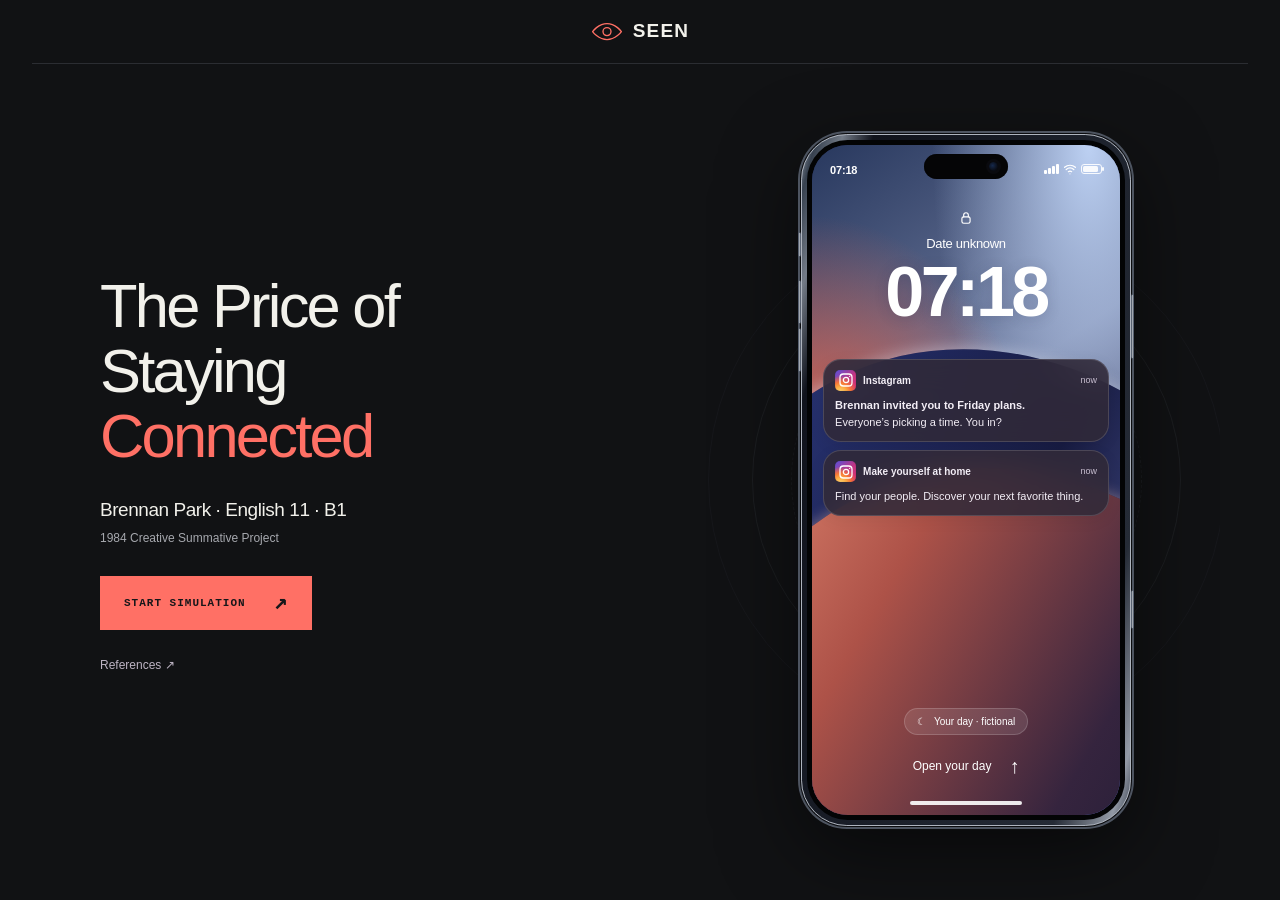
<file: docs/index.html>
<!doctype html>
<html lang="en">
<head>
<meta charset="utf-8">
<meta name="viewport" content="width=device-width, initial-scale=1">
<meta name="theme-color" content="#111214">
<meta name="description" content="A student’s day in an educational Instagram simulation. Explore how convenience, personalization, and social connection shape the data we share, with researched comparisons to Instagram, Facebook, and 1984.">
<title>The Price of Staying Connected</title>
<link rel="icon" href="icon.svg" type="image/svg+xml">
<link rel="stylesheet" href="style.css?v=720aa1b64d">
<link rel="stylesheet" href="social.css?v=7da8e2bf01">
<script src="social-story.js?v=ed3032b26a" defer></script>
<script src="research.js?v=0efdbb0681" defer></script>
<script src="social-app.js?v=d2a9ae5c68" defer></script>
</head>
<body class="contemporary-site">
<a class="skip-link" href="#main">Skip to experience</a>
<header class="site-header">
<a class="wordmark" href="" aria-label="Seen home"><svg viewBox="0 0 40 24" aria-hidden="true"><path d="M2 12S9 2 20 2s18 10 18 10-7 10-18 10S2 12 2 12Z"/><circle cx="20" cy="12" r="5"/></svg>SEEN</a>
</header>
<main id="main" tabindex="-1"></main>
<div id="announcer" class="sr-only" role="status" aria-live="polite" aria-atomic="true"></div>
<dialog id="info-dialog" aria-labelledby="dialog-title"></dialog>
<noscript><p>This interactive story needs JavaScript. The game does not request real device permissions or require an account.</p></noscript>
</body>
</html>
</file>
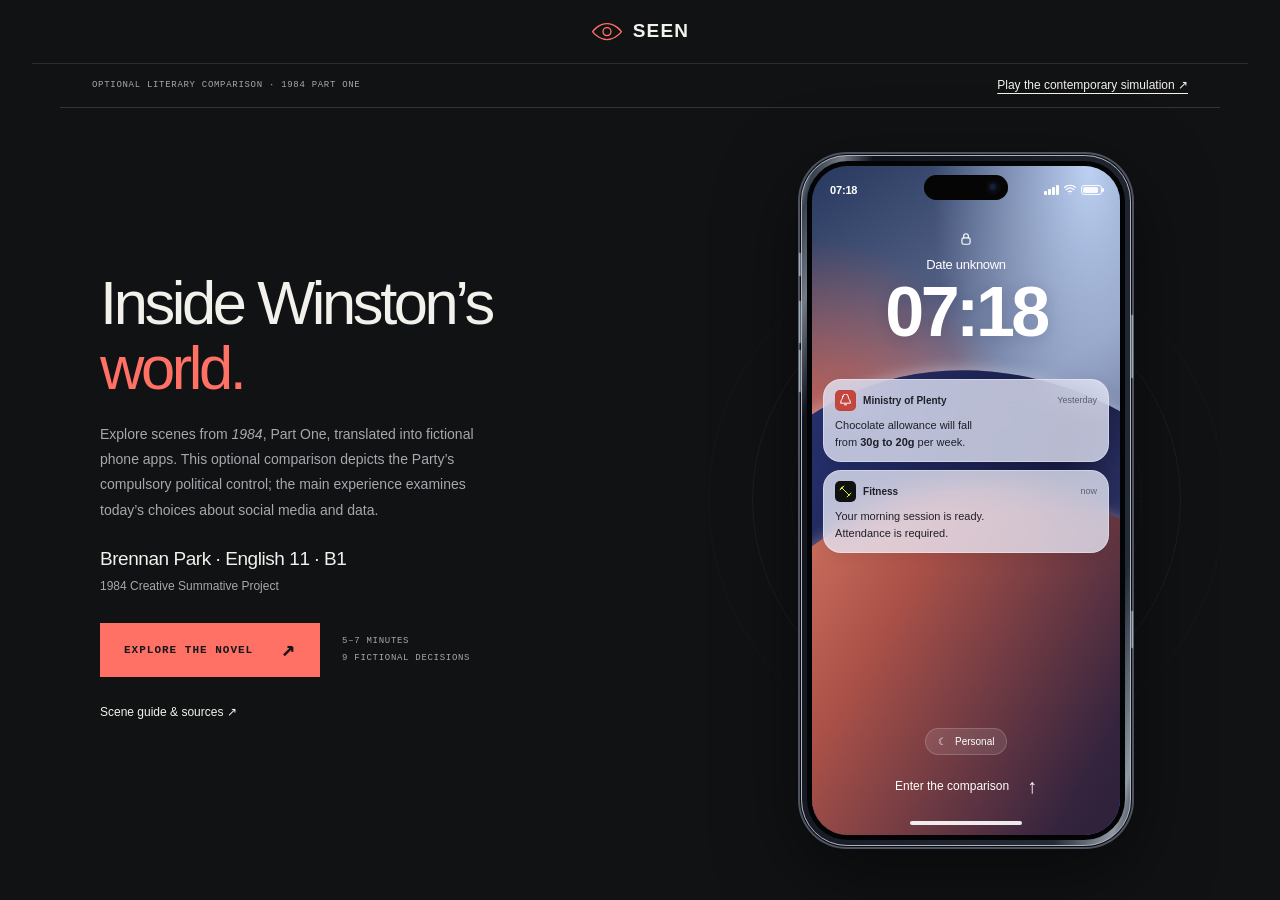
<file: docs/comparison.html>
<!doctype html>
<html lang="en">
<head>
<meta charset="utf-8">
<meta name="viewport" content="width=device-width, initial-scale=1">
<meta name="theme-color" content="#111214">
<meta name="description" content="An optional comparison with scenes from 1984, Part One. Explore the original fictional Party simulation alongside the contemporary Price of Staying Connected experience.">
<title>1984: Literary Comparison · The Price of Staying Connected</title>
<link rel="icon" href="icon.svg" type="image/svg+xml">
<link rel="stylesheet" href="style.css?v=720aa1b64d">
<script src="story.js?v=8c43f307c7" defer></script>
<script src="app.js?v=ed41729cab" defer></script>
<style>
.comparison-banner{max-width:1160px;margin:auto;padding:12px 32px;display:flex;align-items:center;justify-content:space-between;gap:12px;border-bottom:1px solid var(--line);color:var(--muted);font:9px/1.6 var(--mono);letter-spacing:.7px}
.comparison-banner a{color:var(--ink);font:12px/1.6 var(--sans);letter-spacing:0;text-underline-offset:4px}
.comparison-intro{max-width:400px;font-size:14px;line-height:1.8;color:var(--muted);margin:0 0 22px}
.comparison-guide{margin-top:16px}
@media(min-width:681px){.comparison-page{--desktop-phone-width:clamp(250px,calc((100svh - 164px)/2.094871795),330px)}.comparison-page .hero{min-height:calc(100svh - 112px)}.comparison-page .story-sidebar,.comparison-page .record-sidebar{max-height:calc(100svh - 164px)}}
@media(max-width:680px){.comparison-banner{padding:12px 18px;align-items:flex-start;flex-direction:column;gap:5px}.comparison-intro{font-size:13px}}
</style>
</head>
<body class="comparison-page">
<a class="skip-link" href="#main">Skip to experience</a>
<header class="site-header">
<a class="wordmark" href="index.html" aria-label="Seen home"><svg viewBox="0 0 40 24" aria-hidden="true"><path d="M2 12S9 2 20 2s18 10 18 10-7 10-18 10S2 12 2 12Z"/><circle cx="20" cy="12" r="5"/></svg>SEEN</a>
</header>
<nav class="comparison-banner" aria-label="Experience navigation"><span>OPTIONAL LITERARY COMPARISON · 1984 PART ONE</span><a href="index.html">Play the contemporary simulation ↗</a></nav>
<main id="main" tabindex="-1"></main>
<div id="announcer" class="sr-only" role="status" aria-live="polite" aria-atomic="true"></div>
<dialog id="info-dialog" aria-labelledby="dialog-title"></dialog>
<noscript><p>This interactive story needs JavaScript. The game does not request real device permissions or require an account.</p></noscript>
</body>
</html>
</file>
<file: docs/style.css>
:root{color-scheme:dark;--bg:#111214;--ink:#f2f1eb;--muted:#a6a8ae;--line:#32343a;--red:#ff7065;--mono:'SFMono-Regular',Consolas,'Liberation Mono',monospace;--sans:-apple-system,BlinkMacSystemFont,'Segoe UI',Arial,sans-serif}
*{box-sizing:border-box}html{scroll-behavior:auto}body{margin:0;background:var(--bg);color:var(--ink);font:16px/1.5 var(--sans)}button,textarea{font:inherit}button{cursor:pointer;color:inherit;-webkit-tap-highlight-color:transparent}button:disabled{cursor:not-allowed}a{color:inherit}svg{fill:none;stroke:currentColor;stroke-width:1.7;stroke-linecap:round;stroke-linejoin:round;display:block}button:focus-visible,a:focus-visible,summary:focus-visible,textarea:focus-visible,[tabindex="0"]:focus-visible{outline:3px solid #ff7065;outline-offset:3px}.sr-only{position:absolute;width:1px;height:1px;padding:0;margin:-1px;overflow:hidden;clip:rect(0,0,0,0);white-space:nowrap;border:0}.skip-link{position:fixed;left:20px;top:-60px;padding:12px 18px;background:var(--red);color:#101114;z-index:999}.skip-link:focus{top:10px}#main:focus,[data-focus]:focus{outline:none}.site-header{justify-content:center;max-width:1440px;margin:auto;height:88px;padding:0 56px;border-bottom:1px solid #2b2d32;display:flex;align-items:center;gap:30px}.wordmark{display:flex;align-items:center;gap:10px;font-size:19px;font-weight:800;letter-spacing:1.2px}.wordmark svg{width:32px;color:var(--red)}.wordmark>span{color:var(--red);margin-left:-9px}.header-caption{font:10px var(--mono);color:#999da8;letter-spacing:1.5px;margin:auto}.text-button{background:none;border:0;font-size:12px;padding:10px 0}.text-button:hover{color:var(--red)}.text-button>span{margin-left:12px;color:var(--red)}.eyebrow{font:10px/1.65 var(--mono);letter-spacing:1.6px;color:var(--muted)}.red{color:var(--red)}.eyebrow-line{width:30px;height:1px;background:currentColor;display:inline-block;vertical-align:middle;margin-right:12px}.hero{max-width:1280px;padding:56px 30px 44px;margin:auto;display:grid;grid-template-columns:1.2fr .85fr;align-items:center;gap:55px}.hero-copy{padding-bottom:15px}.hero h1{font-size:clamp(50px,5.4vw,78px);letter-spacing:-4.5px;line-height:1.06;font-weight:500;margin:27px 0 26px}.hero h1 em{font-style:normal;color:var(--red)}.tagline{font-size:20px;line-height:1.55;margin:0 0 18px;letter-spacing:-.25px}.hero-intro{font-size:14px;line-height:1.8;color:var(--muted);max-width:370px;margin:0 0 29px}.hero-actions{display:flex;align-items:center;gap:22px}.primary-button{display:inline-flex;align-items:center;justify-content:space-between;gap:28px;min-height:54px;background:var(--red);border:1px solid var(--red);padding:16px 23px;font:700 11px var(--mono);letter-spacing:1px;color:#161619;transition:background .18s,transform .18s}.primary-button:hover{background:#ff9389;transform:translateY(-2px)}.primary-button span{font-size:23px;line-height:18px}.duration{font:9px/1.8 var(--mono);letter-spacing:.7px;color:var(--muted)}.safety-line{display:flex;align-items:center;gap:8px;color:var(--muted);font-size:11px;margin:21px 0 0}.safety-line svg{width:14px;height:14px}.hero-footnote{font-size:11px;line-height:1.7;color:#8f929d;margin:22px 0 0}.hero-device{position:relative;display:flex;align-items:center;flex-direction:column;gap:18px}.device-caption{font-size:8px;letter-spacing:1.5px;text-align:center}.device-model{font:9px var(--mono);color:#a0a4b0;text-align:center;letter-spacing:.5px}.device-orbit{position:absolute;width:520px;height:520px;border:1px solid #65677422;border-radius:50%;top:130px;pointer-events:none}.device-orbit:before{content:'';position:absolute;inset:38px;border:1px dashed #62657520;border-radius:50%}.device-orbit:after{content:'';position:absolute;inset:-45px;border:1px solid #62657513;border-radius:50%}.iphone{--device-width:370px;--phone-bg:#f2f2f7;--phone-ink:#17171b;--phone-muted:#63636c;--card:#fff;--phone-line:#dcdce2;position:relative;width:var(--device-width);aspect-ratio:78/163.4;height:calc(var(--device-width)*2.094871795);min-height:0;padding:calc(var(--device-width)*.0305);border-radius:calc(var(--device-width)*.139);background:linear-gradient(105deg,#9ba3af 0%,#37414f 3%,#737b87 8%,#10131c 14%,#252b36 85%,#9299a5 96%,#323a47 100%);border:1px solid #aeb4be;box-shadow:0 0 0 1px #0b0c0f,0 0 0 3px #4d5460,0 25px 80px #0008;flex-shrink:0;z-index:1;color:var(--phone-ink);color-scheme:light}.iphone-display{width:100%;height:100%;border-radius:calc(var(--device-width)*.108);position:relative;background:var(--phone-bg);overflow:hidden;display:flex;flex-direction:column;box-shadow:0 0 0 5px #030405}.hardware-key{position:absolute;background:linear-gradient(90deg,#202631,#a1a7af,#343a46);width:3px;left:-4px;border:1px solid #596272;border-radius:2px}.action-key{top:14%;height:25px}.volume-up{top:21%;height:44px}.volume-down{top:28%;height:44px}.side-key{left:auto;right:-4px;top:23%;height:65px}.camera-control{left:auto;right:-4px;top:66%;height:39px}.ios-statusbar{height:54px;flex-shrink:0;position:relative;display:flex;align-items:center;justify-content:space-between;padding:0 23px 0 24px;z-index:4;color:var(--phone-ink);font-size:12px;font-weight:650;letter-spacing:-.2px}.ios-statusbar time{padding-top:1px}.dynamic-island{position:absolute;top:10px;left:50%;transform:translateX(-50%);width:100px;height:29px;background:#050506;border-radius:22px;display:flex;align-items:center;justify-content:flex-end;padding-right:10px;box-shadow:inset 0 0 1px #000}.island-lens{display:block;width:9px;height:9px;border-radius:50%;background:radial-gradient(circle at 40% 40%,#16294c,#0a0d16 65%);box-shadow:0 0 0 3px #0a0a0e}.privacy-light{position:absolute;right:30px;width:4px;height:4px;background:#f39934;border-radius:50%}.ios-signals{display:flex;align-items:center;gap:4px}.ios-signals>svg{width:14px;height:13px;stroke-width:2.4}.cellular{display:flex;gap:1.5px;height:10px;align-items:flex-end}.cellular i{display:block;width:2.5px;border-radius:1px;background:currentColor}.cellular i:nth-child(1){height:4px}.cellular i:nth-child(2){height:6px}.cellular i:nth-child(3){height:8px}.cellular i:nth-child(4){height:10px}.battery{width:21px;height:10px;border:1px solid currentColor;border-radius:3px;position:relative;opacity:.9}.battery:after{content:'';position:absolute;width:1.5px;height:4px;background:currentColor;right:-3px;top:2px;border-radius:1px}.battery i{position:absolute;inset:1px 3px 1px 1px;background:currentColor;border-radius:1.5px}.home-area{height:24px;flex-shrink:0;display:flex;align-items:center;justify-content:center;background:var(--phone-bg);z-index:5}.home-indicator{height:4px;width:112px;border-radius:4px;background:var(--phone-ink);opacity:.9}.locked .iphone-display{background:#232c5a}.locked .ios-statusbar{color:white;position:absolute;width:100%;top:0}.locked .home-area{background:transparent;position:absolute;bottom:0;width:100%}.locked .home-indicator{background:white}.lock-screen{height:100%;position:relative;color:white;overflow:hidden}.wallpaper{position:absolute;inset:0;background:radial-gradient(ellipse at 90% 0,#bdd1f3 0%,transparent 40%),radial-gradient(ellipse at 0 70%,#ff9d67 0%,#e15e46 24%,transparent 60%),linear-gradient(145deg,#28385e,#717da0 42%,#28284b 78%)}.wallpaper:before{content:'';position:absolute;inset:29% -65% -38% -40%;border-radius:48%;background:linear-gradient(148deg,#2e3c85 3%,#181c43 45%,#5560a2 69%,#b8c4ed);transform:rotate(-35deg);box-shadow:0 -2px 15px #dadff077}.wallpaper:after{content:'';position:absolute;inset:47% -70% -54% -35%;border-radius:48%;background:linear-gradient(155deg,#e88e76,#ad5248 25%,#35243e 53%,#12162e 80%);transform:rotate(-35deg);box-shadow:0 -2px 13px #ffcfba55}.lock-content{position:relative;z-index:1;height:100%;display:flex;align-items:center;flex-direction:column;padding:67px 13px 27px}.lock-icon svg{width:14px;height:14px;margin:4px 0 12px;stroke-width:2}.lock-date{font-size:15px;font-weight:500;letter-spacing:-.3px}.lock-time{font-size:76px;line-height:1.1;font-weight:600;letter-spacing:-4px;text-shadow:0 2px 14px #25284930}.lock-notifications{width:100%;margin-top:37px;display:flex;flex-direction:column;gap:8px}.lock-notification{background:#eef1ffbf;border:1px solid #ffffff55;border-radius:21px;padding:13px 14px;box-shadow:0 4px 16px #0001;color:#20202b;backdrop-filter:blur(16px)}.notification-top{display:flex;align-items:center;gap:7px;font-size:10px;line-height:1.3}.notification-top time{margin-left:auto;color:#60606d;font-size:9px}.notification-top strong{font-weight:650}.notification-top .app-icon{width:21px;height:21px;border-radius:5px}.notification-top .app-icon svg{width:13px;height:13px}.lock-notification p{font-size:12px;line-height:1.55;margin:6px 0 0}.app-icon{width:29px;height:29px;border-radius:7px;display:grid;place-items:center;color:white;flex-shrink:0;background:#898995;box-shadow:inset 0 0 0 1px #0000000a}.app-icon svg{width:19px;height:19px;stroke-width:1.8}.icon-diary,.icon-diary-return{background:linear-gradient(#ffcd40 0 30%,#fff 30%);color:#b08308}.icon-fitness{background:#111;color:#d6ff44}.icon-hate{background:linear-gradient(#fc6359,#dd272c)}.icon-records{background:linear-gradient(#5d91ff,#2b65e8)}.icon-ration{background:#c3473e}.icon-keyboard{background:linear-gradient(#a0a2ad,#6d6f7c)}.icon-chat{background:linear-gradient(#6be175,#28bf48)}.icon-settings{background:linear-gradient(#a9a9b0,#7e7f87)}.lock-bottom{margin-top:auto;width:100%;display:flex;flex-direction:column;align-items:center;gap:13px}.focus-badge{background:#ffffff1a;border:1px solid #ffffff2a;border-radius:20px;padding:5px 12px;font-size:10px}.unlock-button{border:0;background:none;color:white;padding:9px 16px;font-size:12px;display:flex;gap:18px;align-items:center}.unlock-button span{font-size:20px}.unlock-button:hover{color:#ffdacb}.experience-strip{max-width:1220px;margin:10px auto 38px;border-top:1px solid var(--line);display:grid;grid-template-columns:repeat(3,1fr);gap:36px;padding-top:26px}.experience-strip article{display:flex;gap:17px}.experience-strip article>span{font:10px var(--mono);color:var(--red);padding-top:3px}.experience-strip h2{font-size:14px;font-weight:550;margin:0 0 6px}.experience-strip p{font-size:12px;color:var(--muted);margin:0}.site-footer{max-width:1220px;margin:auto;display:flex;justify-content:space-between;align-items:center;gap:15px;border-top:1px solid #2b2d32;padding:21px 0;font:10px var(--mono);color:#9699a2}.site-footer .text-button{font:10px var(--mono)}.safe-label{display:flex;align-items:center;gap:8px}.safe-label i{width:5px;height:5px;background:#b7cbaa;border-radius:50%}.game-layout{max-width:1250px;margin:auto;padding:36px 25px 45px;display:grid;grid-template-columns:minmax(200px,1fr) 370px minmax(190px,.8fr);gap:48px;align-items:start}.story-sidebar{padding-top:36px}.story-sidebar h1{font-size:42px;line-height:1.13;letter-spacing:-1.9px;font-weight:500;margin:21px 0 18px}.story-sidebar>p{font-size:14px;line-height:1.85;color:var(--muted);max-width:280px}.connection-button{border:1px solid #464851;background:#1d1e22;border-radius:6px;display:flex;align-items:center;gap:6px;padding:13px 12px;font-size:11px;margin-top:25px;min-height:44px;white-space:nowrap}.connection-button svg{width:17px;height:17px;color:var(--red);margin-right:3px}.connection-button span{margin-left:9px;color:var(--red)}.connection-button:hover{background:#292a30}.story-sidebar .scene-chapter{font:9px var(--mono);letter-spacing:.5px;margin:10px 0 0;color:#9095a1}.scene-progress{display:flex;gap:5px;margin-top:32px}.scene-progress i{height:3px;background:#363940;flex:1}.scene-progress i.done{background:var(--red)}.scene-progress i.current{background:#e2aa9e}.character-note{margin-top:35px;padding-top:22px;border-top:1px solid var(--line)}.character-note p{font-size:12px;line-height:1.8;color:var(--muted);max-width:260px}.restart-button{font-size:11px;color:#aaadb6;margin-top:15px}.playable-device{display:flex;flex-direction:column;align-items:center;gap:16px}.record-sidebar{padding-top:39px}.status-card h2{font-size:20px;line-height:1.3;letter-spacing:-.6px;font-weight:500;margin:10px 0 15px}.loyalty-meter{height:3px;background:#363940}.loyalty-meter span{height:100%;display:block;background:var(--red);transition:width .2s}.status-card p{font-size:12px;color:var(--muted);line-height:1.8;margin:16px 0 0}.score-note{display:flex;gap:10px;border-top:1px solid var(--line);padding-top:21px;margin-top:25px}.score-note svg{width:17px;height:17px;color:#a1b29b;flex-shrink:0;margin-top:4px}.score-note p{font-size:11px;line-height:1.85;color:var(--muted);margin:0}.score-note strong{font-weight:500;color:var(--ink)}.decision-log{margin-top:28px;border-top:1px solid var(--line);padding-top:18px}.decision-log summary{cursor:pointer;font:11px var(--mono);color:#c5c8cf;padding:5px 0;min-height:32px}.decision-log summary span{float:right;color:#9297a1;font-size:10px}.log-row{display:flex;gap:11px;padding:13px 0;border-bottom:1px solid #2b2d33;align-items:flex-start}.log-row>span{font:10px var(--mono);color:#9a9da7;padding-top:3px}.log-row p{font-size:11px;line-height:1.6;margin:0;flex:1}.log-row em{font:10px var(--mono);color:var(--red);padding-top:3px}.no-record{font-size:11px;color:var(--muted);line-height:1.7}.phone-app{min-height:0;flex:1;display:flex;flex-direction:column;background:var(--phone-bg);color:var(--phone-ink)}.party-scorebar{margin:0 12px 6px;background:#e7e8ed;border:1px solid #d7d8df;border-radius:9px;padding:6px 10px;display:flex;align-items:center;justify-content:space-between;gap:10px;min-height:30px}.party-scorebar>span{font:7px var(--mono);letter-spacing:1.15px;display:flex;align-items:center;gap:5px;color:#4b4e59}.party-scorebar svg{width:13px;height:13px}.party-scorebar>strong{font-size:14px;font-weight:650;line-height:1}.party-scorebar small{font:8px var(--mono);color:#676976;margin-left:2px}.party-scorebar em{font:9px var(--mono);margin-left:8px;color:#a52c2c}.app-navbar{height:45px;display:flex;align-items:center;gap:8px;padding:0 14px 7px;flex-shrink:0;border-bottom:1px solid var(--phone-line)}.app-navbar>strong{font-size:14px;font-weight:650;flex:1}.app-info{border:0;border-radius:50%;height:31px;width:31px;display:grid;place-items:center;background:#e3e4e9;color:#515462}.app-info svg{width:16px;height:16px}.app-info:hover{background:#d0d2db}.app-scroll{flex:1;min-height:0;overflow-y:auto;overflow-x:hidden;padding:16px 14px 12px;scrollbar-width:thin;scrollbar-color:#c1c3cb transparent;overscroll-behavior:contain}.screen-simulation{text-align:center;font:7px/1.5 var(--mono);letter-spacing:1px;color:var(--phone-muted);margin:20px 0 2px}.notes-location{font-size:10px;color:#8e6b00;display:flex;align-items:center;gap:5px;padding-bottom:14px;border-bottom:1px solid #e5dfce;margin-bottom:13px}.notes-location svg{width:12px;height:12px}.notes-location span{margin-left:auto;color:#7c776a}.note-date{display:block;text-align:center;color:#8b8473;font-size:9px;letter-spacing:.2px;margin-bottom:10px}.notes-app{background:#fffcf1;border-radius:12px;padding:13px 13px 15px;border:1px solid #e9e2d1}.notes-app textarea{resize:vertical;width:100%;min-height:128px;border:0;background:transparent;color:#242019;font:18px/1.5 var(--sans);padding:3px 0;outline-offset:5px;border-radius:3px}.microcopy{font-size:9px;line-height:1.65;color:var(--phone-muted);margin:11px 0}.sync-banner{display:flex;gap:9px;border:1px solid #decdaa;background:#f0e4c8;border-radius:12px;padding:11px 10px;margin-top:17px;animation:notify-in .45s .75s both}.sync-banner>svg{width:19px;height:19px;color:#81641f;flex-shrink:0;margin-top:3px}.sync-banner strong{font-size:10px;font-weight:650;color:#604716}.sync-banner p{font-size:10px;line-height:1.6;color:#6d5730;margin:4px 0 0}.decision-prompt{margin:21px 0 11px}.decision-prompt>span{font:7px var(--mono);letter-spacing:1.1px;color:var(--phone-muted)}.decision-prompt p{font-size:12px;line-height:1.6;font-weight:600;margin:5px 0}.choice-list{display:flex;flex-direction:column;gap:8px}.choice-button{border:1px solid var(--phone-line);background:var(--card);color:var(--phone-ink);border-radius:13px;padding:12px 12px;display:flex;gap:10px;text-align:left;width:100%;min-height:56px;box-shadow:0 1px 3px #00000004;transition:background .15s,border-color .15s}.choice-button:hover{background:#e8eefb;border-color:#91a7d4}.choice-content{flex:1;display:block}.choice-content strong{display:block;font-size:11px;line-height:1.5;font-weight:650}.choice-content small{display:block;font-size:9px;line-height:1.55;color:var(--phone-muted);margin-top:3px}.choice-chevron{font-size:23px;line-height:1.1;color:#9699a4;align-self:center}.choice-button:disabled{background:#e9e9ee;color:#777984;border-color:#d9d9e0;box-shadow:none}.choice-button:disabled .choice-content small{color:#767981}.prerequisite{font-size:10px;color:#866117;background:#f2e7d0;border-radius:7px;padding:8px 10px}.app-primary{display:flex;justify-content:space-between;align-items:center;gap:12px;width:100%;border:0;border-radius:13px;background:#2474ea;color:white;min-height:43px;padding:12px 14px;font-size:12px;font-weight:600}.app-primary:hover{background:#145dcb}.app-secondary{display:flex;justify-content:space-between;align-items:center;width:100%;min-height:40px;border:1px solid #b9c8e4;background:#e9effb;color:#265eaf;border-radius:10px;padding:11px 12px;font-size:10px;font-weight:550;margin-top:10px}.app-secondary:hover{background:#dce6fb}.app-secondary span{font-size:15px}.fitness-video{position:relative;height:236px;border-radius:16px;overflow:hidden;background:radial-gradient(ellipse at 70% 20%,#43857c,#204747 45%,#162a30);color:white}.video-top{display:flex;align-items:center;justify-content:space-between;padding:11px;font:8px var(--mono);letter-spacing:.3px;position:relative;z-index:1}.video-badge{background:#ffffff18;padding:4px 5px;border-radius:4px}.instructor{width:100%;height:166px;position:absolute;top:30px;left:0;stroke:#c3dfbb;stroke-width:11;filter:drop-shadow(0 5px 10px #0003)}.instructor circle{fill:#c3dfbb;stroke:none}.fitness-caption{position:absolute;bottom:0;left:0;right:0;padding:25px 12px 13px;background:linear-gradient(transparent,#0c2025e8);font-size:15px;font-weight:600;line-height:1.4}.fitness-caption small{font-size:9px;color:#c2d2d4;font-weight:400}.fitness-start{background:#c9ef58;color:#17280b;margin-top:10px}.fitness-start:hover{background:#ddff82}.coach-live{box-shadow:inset 0 0 0 2px #e46c4e}.coach-live .video-badge{background:#d7503f;color:white}.coach-live .fitness-caption{background:linear-gradient(transparent,#351810f0);font-size:14px}.intrusion-banner{display:flex;align-items:flex-start;gap:8px;margin-top:12px;background:#f9dfd7;border:1px solid #e9b4a6;color:#883828;border-radius:11px;padding:11px;font-size:11px;font-weight:550;line-height:1.5}.intrusion-banner svg{width:17px;height:17px;flex-shrink:0;margin-top:2px}.intrusion-banner small{display:block;font-weight:400;font-size:9px;margin-top:4px;color:#8b4e40}.activity-rings{display:flex;gap:9px;align-items:center;margin-top:14px;font:7px var(--mono);letter-spacing:.6px;color:#676d5a}.activity-rings i{height:20px;width:20px;border:3px solid #d1ed49;border-radius:50%;box-shadow:0 0 0 3px #ef485d,inset 0 0 0 3px #60dce2}.broadcast{height:209px;background:radial-gradient(ellipse at 50% 20%,#5f3a3e,#211c28 70%);color:white;border-radius:14px;overflow:hidden;position:relative}.live-badge{display:inline-block;background:#e43343;color:white;font:7px var(--mono);letter-spacing:.5px;padding:4px 6px;border-radius:4px}.goldstein{position:absolute;inset:25px 0 0;width:100%;height:180px;color:#d9b7ab;stroke-width:2;opacity:.7}.goldstein circle,.goldstein path:first-of-type{fill:#c9aea6;stroke:none;opacity:.5}.broadcast-title{position:absolute;bottom:0;width:100%;padding:14px 10px 13px;background:linear-gradient(transparent,#1a1424)}.broadcast-title>span{font:7px var(--mono);color:#f09d94;letter-spacing:1.5px}.broadcast-title h3{font-size:14px;letter-spacing:1.1px;margin:4px 0 0}.stream-meta{display:flex;flex-wrap:wrap;align-items:center;justify-content:space-between;gap:3px;margin-top:12px}.stream-meta strong{font-size:12px}.stream-meta>span{font-size:8px;color:#6a6b74}.inline-button{border:0;background:transparent;color:#2869c7;font-size:9px;padding:6px 0;min-height:28px}.live-comments{border-top:1px solid #dad8df;margin-top:6px;padding-top:4px}.live-comments p{font-size:10px;line-height:1.65;margin:8px 0;animation:comment-in .22s both}.live-comments p:nth-child(1){animation-delay:.15s}.live-comments p:nth-child(2){animation-delay:.55s}.live-comments p:nth-child(3){animation-delay:.95s}.live-comments p b{font-size:9px;color:#8c4c55}.live-comments p span{font-size:8px;color:#96939d;white-space:nowrap}.live-comments.paused p{animation-play-state:paused}.participation{border-radius:6px;background:#f1dedf;padding:8px;margin-top:10px;display:flex;align-items:center;gap:5px;font:7px var(--mono);color:#87464b;letter-spacing:.4px}.participation i{width:4px;height:4px;background:#d94850;border-radius:50%}.work-ticket{background:#e9eefa;border:1px solid #d0dcee;border-radius:9px;padding:10px 12px;margin-bottom:13px}.work-ticket>span{font:7px var(--mono);letter-spacing:.7px;color:#4d6393}.work-ticket p{font-size:11px;line-height:1.65;margin:5px 0 0;color:#354868}.document-card{background:#fff;border:1px solid #d7d9df;padding:17px 15px;border-radius:4px;box-shadow:0 2px 5px #00000007;color:#262933}.document-meta{font:6px var(--mono);letter-spacing:.4px;display:flex;justify-content:space-between;color:#767e8d}.document-card h3{font:600 20px/1.1 Georgia,serif;letter-spacing:-.5px;margin:15px 0 17px}.document-card p{font-size:11px;line-height:1.6;margin:8px 0}.number-edit{background:#fff0bf;padding:2px 3px}.document-rule{height:1px;background:#d2d6df;margin:17px 0 11px}.document-conclusion{font-family:Georgia,serif!important;font-style:italic;color:#5b6271}.notification-card{padding:13px;border-radius:17px;background:#fff;border:1px solid #dedce3;box-shadow:0 2px 5px #00000005;color:#22232a}.notification-card h3{font-size:14px;line-height:1.3;letter-spacing:-.3px;margin:11px 0 7px}.notification-card p{font-size:12px;line-height:1.6;margin:0}.notification-card small{display:block;font-size:8px;color:#71717b;margin-top:10px;line-height:1.6}.old-notice{margin-top:10px;background:#ececf1}.old-notice s{color:#9d5961}.old-notice strong{font-weight:650}.gratitude-feed{margin-top:15px;border-top:1px solid #d6d3d8;padding-top:4px}.gratitude-feed p{font-size:10px;line-height:1.65;margin:11px 0}.gratitude-feed b{color:#5d6e93}.gratitude-feed span{font-size:8px;color:#88848e;white-space:nowrap}.chat-recipient{display:flex;gap:9px;align-items:center;margin-bottom:15px}.avatar{display:grid;place-items:center;width:35px;height:35px;background:linear-gradient(#adc8d7,#687ca1);color:white;border-radius:50%;font-size:16px;font-weight:500}.chat-recipient strong{display:block;font-size:13px;font-weight:600}.chat-recipient small{display:block;font-size:9px;color:var(--phone-muted);margin-top:2px}.compose-bubble{background:#dcecff;border:1px solid #b7d5fa;border-radius:17px 17px 4px 17px;padding:14px;font-size:16px;line-height:1.5;color:#14365f;margin-left:13px}.keyboard-update{border:1px solid #d5d6df;background:#e9e9ef;border-radius:12px;padding:11px;margin-top:19px;color:#343643}.keyboard-update>div{display:flex;gap:8px;align-items:center}.keyboard-update strong{font-size:11px}.keyboard-update p{font-size:9px;line-height:1.5;color:#686878;margin:2px 0 0}.keyboard-update .app-primary{margin-top:12px;font-size:11px}.update-complete{display:flex;align-items:center;gap:5px;font-size:9px;line-height:1.5;color:#5e487d;margin-top:9px}.update-complete svg{width:15px;height:15px}.word-keyboard{margin:16px -8px 0;padding:10px 5px;background:#d8d9e0;border-radius:10px}.word-keys{display:grid;grid-template-columns:repeat(2,1fr);gap:4px;margin-bottom:10px}.word-keys button{background:#f9f9fb;color:#3b4253;border:0;box-shadow:0 1px 1px #7a7c8c77;border-radius:5px;font-size:10px;min-height:39px}.word-keys button:hover{background:#d5e3ff}.word-keys button:disabled{background:#b7bac5;color:#565c6f;box-shadow:none}.qwerty{display:flex;flex-direction:column;gap:5px}.qwerty>div{display:flex;justify-content:center;gap:4px}.qwerty span{background:#f9f9fc;border-radius:4px;box-shadow:0 1px 1px #777b8b66;min-width:20px;flex:1;height:26px;display:grid;place-items:center;font-size:10px;color:#343b4a}.qwerty>div:nth-child(2){padding-inline:12px}.qwerty>div:nth-child(3){padding-inline:29px}.qwerty>div:last-child{padding:2px 12px 0}.qwerty .space-key{font-size:8px;height:24px}.messages{display:flex;flex-direction:column;gap:10px}.message{max-width:91%;border-radius:15px 15px 15px 4px;padding:11px 12px;background:#e1e2e9;color:#242430}.message>span{display:block;font-size:8px;color:#626472;font-weight:600;margin-bottom:4px;letter-spacing:.4px}.message p{font-size:12px;line-height:1.65;margin:0;white-space:pre-line}.message.self{align-self:flex-end;background:#2075e9;color:#fff;border-radius:15px 15px 4px 15px}.message.self>span{color:#e0eeff}.message.system{max-width:100%;background:#f0e4dc;border:1px solid #dbc6b8;border-radius:12px}.message.system>span{color:#875644}.message.deleted{color:#9b514d}.report-form{background:#fff;border:1px solid #d9d5dc;border-radius:10px;padding:13px;margin-top:17px;color:#292530}.report-form>span:first-child{font:7px var(--mono);letter-spacing:.4px;color:#86677c}.report-form p{font-size:11px;line-height:1.8;margin:9px 0}.form-status{font-size:9px;color:#997440;background:#f6edda;padding:4px 7px;border-radius:4px;display:inline-block}.settings-profile{display:flex;align-items:center;gap:11px;border-radius:13px;background:var(--card);padding:14px 12px;border:1px solid var(--phone-line)}.profile-avatar{display:grid;place-items:center;width:39px;height:39px;background:#727c92;color:white;border-radius:50%;font-size:13px}.settings-profile strong{display:block;font-size:14px;font-weight:500}.settings-profile small{display:block;font-size:9px;color:var(--phone-muted);margin-top:3px}.settings-app h3{font-size:21px;line-height:1.3;letter-spacing:-.7px;margin:20px 0 12px;font-weight:650}.settings-list{background:var(--card);border:1px solid var(--phone-line);border-radius:12px;overflow:hidden}.settings-list>div{display:flex;align-items:center;gap:9px;padding:12px 10px;font-size:10px;min-height:45px}.settings-list>div+div{border-top:1px solid var(--phone-line)}.settings-list svg{width:15px;height:15px;color:#8697bf}.settings-list small{margin-left:auto;font-size:8px;color:#ce8b7e}.fake-switch{height:19px;width:32px;background:#41c46b;border-radius:20px;margin-left:auto;position:relative;flex-shrink:0}.fake-switch:before{content:'';width:15px;height:15px;border-radius:50%;background:#fff;position:absolute;right:2px;top:2px;box-shadow:0 1px 3px #0003}.settings-note{font-size:11px;line-height:1.8;color:var(--phone-muted);margin:12px 4px}.original-note{background:#fff3cc;border:1px solid #dfc88a;border-radius:10px;padding:13px;color:#39301e}.original-note .note-date{text-align:left;font:7px var(--mono);letter-spacing:.5px}.original-note p{font-size:13px;line-height:1.7;margin:8px 0 0}.original-note .muted{font-size:11px;color:#7f7156;font-style:italic}.attestation{background:var(--card);border:1px solid var(--phone-line);border-radius:10px;padding:14px;margin:14px 0}.attestation>span{font:7px var(--mono);letter-spacing:.5px;color:var(--phone-muted)}.attestation p{font-size:15px;line-height:1.6;margin:8px 0 0}.offline-notice{border:1px dashed #8a7771;border-radius:6px;padding:9px;margin-bottom:13px;font-size:9px;color:#d1b7aa;background:#322623}.iphone:not(.locked){--phone-bg:#1e1b20;--phone-ink:#efecf2;--phone-muted:#b7aeba;--card:#302930;--phone-line:#53464f;color-scheme:dark}.iphone:not(.locked) .party-scorebar{background:#522827;border-color:#7b3c34}.iphone:not(.locked) .party-scorebar>span{color:#f4b2a3}.iphone:not(.locked) .party-scorebar small{color:#dcc3bc}.iphone:not(.locked) .party-scorebar em{color:#ff9b89}.iphone:not(.locked) .app-info{background:#44353d;color:#e5c9ca}.iphone:not(.locked) .choice-button:hover{background:#4b3237;border-color:#bb7164}.iphone:not(.locked) .choice-button:disabled{background:#2d252b;border-color:#443840;color:#a89ca5}.iphone:not(.locked) .choice-button:disabled small{color:#ac9ba2}.iphone:not(.locked) .message.friend{background:#39313d;color:#f1eaf3}.iphone:not(.locked) .message.friend>span{color:#c1b3cd}.iphone:not(.locked) .message.system{background:#452e2d;border-color:#6b4740;color:#edc6bf}.iphone:not(.locked) .message.system>span{color:#f1a792}.iphone:not(.locked) .report-form{background:#30262e;border-color:#5a424b;color:#ede2e6}.iphone:not(.locked) .report-form>span:first-child{color:#d0a5b7}.iphone:not(.locked) .form-status{background:#514028;color:#ebcda5}.iphone:not(.locked) .app-primary{background:#b74338;color:white}.iphone:not(.locked) .app-primary:hover{background:#cc5649}.iphone:not(.locked) .intrusion-banner{background:#4b2927;border-color:#743b33;color:#efb2a4}.iphone:not(.locked) .intrusion-banner small{color:#d8a296}.result-app{padding-top:2px}.result-visual{margin-bottom:20px}.result-copy>.eyebrow{color:var(--phone-muted);font-size:7px;letter-spacing:1px}.result-copy h2{font-size:23px;line-height:1.18;letter-spacing:-.8px;margin:7px 0 12px;font-weight:600}.result-copy p{font-size:12px;line-height:1.85;color:var(--phone-muted);margin:0}.reply-bubble{border-radius:11px;padding:11px;margin:12px 0;background:var(--card);border:1px solid var(--phone-line);font-size:11px;line-height:1.7}.score-adjustment{display:flex;align-items:center;justify-content:space-between;padding:15px 0;margin:16px 0 3px;border-top:1px solid var(--phone-line);font-size:10px;color:var(--phone-muted)}.score-adjustment strong{font:15px var(--mono);color:var(--phone-ink)}.result-connection{width:100%;display:flex;align-items:center;justify-content:center;gap:5px;border:0;background:none;font-size:10px;color:var(--phone-muted);padding:14px 10px}.result-connection svg{width:14px;height:14px;margin-right:2px}.empty-note{display:flex;align-items:center;flex-direction:column;background:#fff8e4;border:1px solid #e9dec4;border-radius:12px;padding:24px 16px;color:#8c7a50}.empty-note>svg{width:27px;height:27px}.empty-note h3{font-size:18px;font-weight:500;margin:9px 0 4px}.empty-note p{font-size:10px;line-height:1.6;margin:0;text-align:center}.saved-note{background:#fff8df;border:1px solid #e7daba;border-radius:10px;padding:17px;color:#30291a}.saved-note .note-date{font:7px/1.7 var(--mono);letter-spacing:.3px;text-align:left}.saved-note p{font-size:17px;line-height:1.55;margin:13px 0 7px}.archive-status{display:flex;gap:10px;padding:12px;background:#e6e9ee;border-radius:7px;margin-top:10px;color:#52596b}.archive-status svg{width:18px;height:18px;flex-shrink:0}.archive-status strong{display:block;font-size:11px}.archive-status small{display:block;font-size:9px;line-height:1.7;margin-top:4px}.archive-status.removed{background:#f0e0dc;color:#8a554b}.preserved-copy{margin-top:12px}.preserved-copy summary{font-size:10px;color:#496fa2;cursor:pointer;padding:8px 0}.preserved-copy .document-card{margin-top:5px}.reaction-receipt{background:#301c27;color:#f5dfe6;padding:19px 15px;border-radius:12px}.reaction-receipt h3{font-size:20px;line-height:1.2;font-weight:600;margin:15px 0 10px}.reaction-receipt p{font-size:11px;line-height:1.75;color:#d2b2bf;margin:0}.delivery-status{text-align:right;font-size:9px;color:var(--phone-muted);margin:7px 0 0}.fitness-receipt,.connection-receipt{background:#e6efd7;border:1px solid #c3d1b1;padding:21px 17px;border-radius:13px;color:#4c6636}.fitness-receipt>svg,.connection-receipt>svg{width:26px;height:26px;margin-bottom:14px}.fitness-receipt>span{font:8px var(--mono);letter-spacing:.8px}.fitness-receipt h3,.connection-receipt h3{font-size:20px;line-height:1.25;margin:9px 0;font-weight:600}.fitness-receipt p,.connection-receipt p{font-size:10px;line-height:1.7;margin:0}.connection-receipt{background:#3e2e34;border-color:#6a4b50;color:#e6bfb8}.connection-receipt.offline{background:#131416;border-color:#4f5057;color:#bfc5d3}.final-receipt{display:flex;gap:12px;align-items:center;padding:20px 15px;background:#3a3030;border:1px solid #675048;border-radius:10px;font:9px/1.7 var(--mono);color:#e3bfab;letter-spacing:.7px}.final-receipt svg{width:25px;height:25px;flex-shrink:0}.ending{max-width:1100px;margin:auto;padding:55px 25px 60px}.ending-top{display:grid;grid-template-columns:1fr 210px;gap:40px;align-items:center;border-bottom:1px solid var(--line);padding-bottom:31px}.ending h1{font-size:58px;line-height:1.1;letter-spacing:-2.8px;font-weight:500;margin:20px 0 0}.final-score{border-left:1px solid var(--line);padding-left:30px}.final-score strong{display:block;font-size:58px;line-height:1.1;font-weight:500;letter-spacing:-2px;margin:12px 0}.final-score small{font:13px var(--mono);color:var(--muted);letter-spacing:0;margin-left:4px}.final-score p{font-size:10px;color:var(--muted);line-height:1.7;margin:0}.ending-body{display:grid;grid-template-columns:1.2fr 1fr;gap:60px;margin-top:30px}.ending-body>div:first-child p{font-size:15px;line-height:1.9;margin:0 0 18px;color:#d2d4dc}.tradeoffs>div{border-bottom:1px solid var(--line);padding:13px 0 18px}.tradeoffs p{font-size:12px;line-height:1.8;color:var(--muted);margin:8px 0 0}.reflection{margin:34px 0;padding:30px 0;border-block:1px solid var(--line)}.reflection h2{font-size:34px;line-height:1.25;letter-spacing:-.9px;font-weight:500;max-width:760px;margin:12px 0 23px}.reflection-options{display:flex;gap:10px;flex-wrap:wrap}.reflection-options button{border:1px solid #515461;background:transparent;border-radius:6px;padding:12px 15px;font-size:12px;min-height:44px}.reflection-options button:hover,.reflection-options button[aria-pressed=true]{border-color:#d3958d;background:#352728}.reflection>p{font-size:12px;color:var(--muted);line-height:1.8;max-width:740px;min-height:44px;margin:18px 0 0}.ending-actions{display:flex;gap:25px;align-items:center;flex-wrap:wrap}.ending-record{margin-top:30px}.ending-record summary{font-size:12px;color:var(--muted);cursor:pointer;padding:12px 0}.ending-record article{display:flex;gap:18px;border-bottom:1px solid var(--line);padding:18px 0}.ending-record article>span{padding-top:1px}.ending-record article>div{flex:1}.ending-record article h3{font-size:13px;margin:0 0 6px;font-weight:500}.ending-record article p{font-size:12px;line-height:1.8;color:var(--muted);margin:0}.ending-record article>strong{font:11px var(--mono);color:var(--red);padding-top:3px}.ending-literature{margin-top:30px;padding-top:20px;border-top:1px solid var(--line)}.ending-literature h2{font-size:24px;font-weight:500;letter-spacing:-.6px}.ending-literature p{font-size:13px;line-height:1.85;color:var(--muted);max-width:820px}dialog{color:var(--ink);color-scheme:dark;background:#1c1d22;border:1px solid #4e515d;border-radius:17px;padding:30px 34px;width:min(720px,calc(100% - 32px));max-height:88dvh;box-shadow:0 25px 100px #0008}dialog::backdrop{background:#000b;backdrop-filter:blur(8px)}.dialog-top{display:flex;align-items:center;justify-content:space-between;gap:15px;margin-bottom:20px}.dialog-top .eyebrow{font-size:8px}.close-dialog{display:grid;place-items:center;width:37px;height:37px;border-radius:50%;border:1px solid #575965;background:#292b33;color:var(--ink);font-size:24px}.close-dialog:hover{background:#41434d}dialog h2{font-size:36px;line-height:1.15;letter-spacing:-1.4px;font-weight:500;margin:18px 0 21px}dialog h3{font-size:20px;line-height:1.3;font-weight:500;letter-spacing:-.5px;margin:27px 0 12px}dialog p{font-size:13px;line-height:1.9;color:#b8bcc8}.dialog-lead{max-width:580px}.chapter-tag{font:10px var(--mono);letter-spacing:.6px;color:#d8b7ae}.connection-section{border-top:1px solid #3b3e48;padding-top:20px;margin-top:22px}.connection-section p{margin:8px 0 0;font-size:15px}.dialog-small{font-size:11px;margin:24px 0}.source-link{font-size:11px;line-height:1.9;color:#b8c5e1;text-underline-offset:4px;display:inline-block}.dialog-return{margin-top:25px;display:flex}.about-safe{display:flex;gap:15px;border:1px solid #465348;background:#252e28;border-radius:10px;padding:18px;margin:24px 0}.about-safe>svg{width:22px;height:22px;color:#b5cdad;flex-shrink:0;margin-top:4px}.about-safe strong{font-size:13px;font-weight:550}.about-safe p{font-size:11px;line-height:1.85;margin:6px 0 0;color:#b4c7b8}.about-scenes article{display:flex;gap:15px;padding:20px 0;border-top:1px solid #3c3e47}.about-scenes .app-icon{margin-top:3px}.about-scenes .eyebrow{font-size:8px;color:#b4bac8}.about-scenes h4{font-size:17px;letter-spacing:-.3px;line-height:1.4;margin:4px 0 10px;font-weight:500}.about-scenes p{font-size:12px;line-height:1.8;margin:5px 0}.about-scenes b{font-weight:500;color:#e3d4ca}.source-list{display:flex;flex-direction:column;gap:12px;padding-top:15px}.source-list a{font-size:11px;color:#bcc9e5;text-underline-offset:3px}.restart-actions{display:flex;gap:24px;align-items:center;margin-top:22px}.restart-actions .primary-button{font-size:10px}.restart-actions .text-button{white-space:nowrap}@keyframes notify-in{from{opacity:0;transform:translateY(-5px)}to{opacity:1;transform:translateY(0)}}@keyframes comment-in{from{opacity:0;transform:translateY(5px)}to{opacity:1;transform:translateY(0)}}
@media(max-width:1300px){.experience-strip,.site-footer{margin-left:56px;margin-right:56px}.hero{padding-inline:56px;gap:45px}.game-layout{gap:32px;padding-inline:42px}.story-sidebar h1{font-size:36px;letter-spacing:-1.5px}.story-sidebar>p{font-size:13px}.hero h1{font-size:64px;letter-spacing:-3.7px}}
@media(max-width:1120px){.hero{grid-template-columns:1fr 370px;gap:32px;padding-inline:40px}.hero h1{font-size:56px;letter-spacing:-3px}.hero-actions{gap:16px}.primary-button{padding:15px 18px;gap:19px}.duration{font-size:8px}.tagline{font-size:18px}.game-layout{grid-template-columns:1fr 370px;max-width:850px;gap:45px;padding-inline:35px}.record-sidebar{display:none}.story-sidebar{padding-top:45px}.story-sidebar h1{font-size:41px}.story-sidebar>p{font-size:14px}.header-caption{font-size:8px}.device-orbit{width:420px;height:420px}.site-header{padding-inline:40px}.experience-strip,.site-footer{margin-inline:40px}.ending{padding-inline:45px}}
@media(max-width:850px){.hero{gap:25px;grid-template-columns:1fr 320px;padding:40px 30px}.hero h1{font-size:46px;letter-spacing:-2.6px}.hero-device .iphone{--device-width:320px}.hero-actions{flex-direction:column;align-items:flex-start;gap:12px}.duration br{display:none}.hero-intro{font-size:12px}.tagline{font-size:16px}.hero .eyebrow{font-size:8px;letter-spacing:1.2px}.device-caption{font-size:7px;letter-spacing:1px}.lock-time{font-size:68px}.lock-notifications{margin-top:28px}.lock-content{padding-top:57px}.lock-notification{padding:11px}.lock-notification p{font-size:10px}.lock-date{font-size:13px}.hero-device .dynamic-island{width:88px;height:26px}.hero-device .ios-statusbar{font-size:10px;padding-inline:19px}.header-caption{display:none}.site-header .text-button{margin-left:auto}.game-layout{padding-inline:25px;gap:28px}.story-sidebar h1{font-size:36px}.story-sidebar>p{font-size:13px}.connection-button{font-size:10px;padding:11px 9px;gap:4px}.connection-button svg{width:15px}.experience-strip{gap:20px}.experience-strip article{gap:12px}.experience-strip p{font-size:11px}.experience-strip h2{font-size:13px}.site-footer>span:first-child{display:none}.ending h1{font-size:48px}.ending-top{grid-template-columns:1fr 160px;gap:25px}.final-score{padding-left:23px}.ending-body{gap:35px}.reflection h2{font-size:30px}.device-orbit{width:365px;height:365px}.device-orbit:after{inset:-15px}}
@media(max-width:680px){.site-header{height:70px;padding-inline:21px;gap:15px}.wordmark{font-size:16px;gap:8px}.wordmark svg{width:27px}.site-header .text-button{font-size:10px}.hero{display:flex;flex-direction:column;gap:28px;padding:34px 24px 35px;align-items:stretch}.hero-copy{padding:0}.hero h1{font-size:clamp(45px,10.5vw,65px);letter-spacing:-2.7px;margin:22px 0}.hero .eyebrow{font-size:8px}.tagline{font-size:18px}.hero-intro{font-size:13px;line-height:1.75;max-width:410px;margin-bottom:23px}.hero-intro br+br{display:none}.hero-actions{flex-direction:row;align-items:center;gap:18px}.duration{font-size:8px}.duration br{display:block}.hero-footnote{font-size:10px;line-height:1.7;margin-top:17px}.safety-line{font-size:10px;margin-top:17px}.hero-device{align-self:center;gap:17px;margin-top:3px}.hero-device .iphone{--device-width:min(350px,calc(100vw - 56px))}.hero-device .device-caption{font-size:7px}.device-model{font-size:8px}.hero-device .lock-time{font-size:72px}.hero-device .lock-content{padding-top:62px}.hero-device .lock-notifications{margin-top:33px}.hero-device .lock-notification p{font-size:11px}.device-orbit{width:min(350px,calc(100vw - 45px));height:350px;top:150px}.device-orbit:after{inset:0}.experience-strip{margin:0 24px 25px;display:flex;flex-direction:column;padding-top:7px;gap:0}.experience-strip article{padding:17px 0;border-bottom:1px solid #2c2e34;gap:17px}.experience-strip article:last-child{border-bottom:0}.experience-strip h2{font-size:13px}.experience-strip p{font-size:11px}.site-footer{margin-inline:24px;font-size:8px;padding:18px 0;gap:8px}.site-footer .text-button{font-size:8px}.game-layout{display:flex;flex-direction:column;padding:18px 16px 35px;gap:22px;align-items:center}.story-sidebar{padding:0;width:100%;max-width:430px;display:grid;grid-template-columns:1fr auto;gap:0 12px}.story-sidebar>.eyebrow{font-size:7px;letter-spacing:.9px;grid-column:1/-1}.story-sidebar h1{font-size:27px;letter-spacing:-1px;margin:8px 0 5px;grid-column:1/-1}.story-sidebar>p:not(.scene-chapter){font-size:12px;line-height:1.75;max-width:100%;margin:0 0 10px;grid-column:1/-1}.connection-button{margin:0;font-size:9px;min-height:35px;justify-self:start;padding:8px 10px;grid-column:1;grid-row:4}.story-sidebar .scene-chapter{display:none}.scene-progress{margin:12px 0 0;grid-column:1/-1}.character-note{display:none}.restart-button{margin:0;font-size:9px;grid-column:2;grid-row:4;align-self:center}.playable-device .iphone{--device-width:min(370px,calc(100vw - 36px))}.playable-device{gap:14px}.ios-statusbar{font-size:12px}.app-scroll{padding-inline:13px}.choice-content strong{font-size:12px}.choice-content small{font-size:10px}.choice-button{padding:13px 12px}.decision-prompt p{font-size:13px}.screen-simulation{font-size:7px}.story-sidebar .eyebrow br{display:none}.app-navbar>strong{font-size:14px}.notes-app textarea{font-size:18px}.ending{padding:35px 24px 45px}.ending-top{grid-template-columns:1fr;gap:22px}.ending h1{font-size:44px;letter-spacing:-2px;margin:15px 0 0}.final-score{border-left:0;border-top:1px solid var(--line);padding:18px 0 0;display:flex;align-items:center;gap:18px;flex-wrap:wrap}.final-score>.eyebrow{font-size:8px}.final-score strong{font-size:39px;margin:0}.final-score p{margin:0;font-size:9px}.ending-body{grid-template-columns:1fr;gap:8px;margin-top:25px}.ending-body>div:first-child p{font-size:14px;line-height:1.85}.tradeoffs>div{padding:15px 0}.reflection{margin:27px 0;padding:25px 0}.reflection h2{font-size:28px}.reflection-options{gap:7px}.reflection-options button{font-size:11px;padding:10px 12px}.reflection>p{font-size:12px;min-height:64px}.ending-actions{gap:14px}.ending-actions .text-button{font-size:11px}.ending-record article{gap:10px}.ending-record article h3{font-size:12px}.ending-record article p{font-size:11px}.ending-literature h2{font-size:22px}.ending-literature p{font-size:12px}dialog{padding:24px 22px;max-height:90dvh}.dialog-top{gap:10px}.dialog-top .eyebrow{font-size:7px;letter-spacing:.8px}dialog h2{font-size:30px;letter-spacing:-1px}.connection-section p{font-size:14px}.source-link{font-size:10px}.dialog-return{font-size:9px;width:100%;gap:10px}.about-scenes article{gap:12px}.about-scenes h4{font-size:16px}.about-scenes p{font-size:11px}.about-safe{padding:14px;gap:10px}.about-safe p{font-size:11px}.source-list a{font-size:10px;line-height:1.7}.restart-actions{gap:15px;flex-wrap:wrap}}
@media(max-width:380px){.site-header{padding-inline:15px}.wordmark{font-size:14px}.site-header .text-button{font-size:9px}.hero{padding-inline:21px}.hero h1{font-size:43px;letter-spacing:-2.5px}.hero-actions{flex-wrap:wrap;gap:10px}.duration br{display:none}.hero-device .iphone{--device-width:calc(100vw - 50px)}.hero-device .lock-time{font-size:62px}.hero-device .lock-notifications{margin-top:20px}.hero-device .lock-content{padding-top:52px}.hero-device .lock-notification p{font-size:10px}.hero-device .lock-bottom{gap:6px}.hero-device .notification-top{font-size:9px}.ios-statusbar{padding-inline:17px;font-size:11px}.dynamic-island{width:88px;height:26px}.app-scroll{padding-inline:11px}.choice-content strong{font-size:11px}.choice-content small{font-size:9px}.game-layout{padding-inline:14px}.playable-device .iphone{--device-width:calc(100vw - 32px)}.word-keys button{font-size:9px}.qwerty span{min-width:16px}.phone-app .app-navbar>strong{font-size:12px}.party-scorebar{margin-inline:9px}.party-scorebar>span{font-size:6px}.app-navbar{padding-inline:11px}}
@media(prefers-reduced-motion:reduce){*,*:before,*:after{animation:none!important;transition:none!important;scroll-behavior:auto!important}.primary-button:hover{transform:none}}

.morning-notice{display:flex;gap:8px;align-items:center;margin-bottom:12px;border:1px solid #d3d9e5;background:#e8edf7;border-radius:10px;padding:10px;color:#394c70;font-size:10px;line-height:1.6}.morning-notice svg{width:16px;height:16px;flex-shrink:0}.morning-notice small{display:block;font-size:8px;color:#607392}.in-app-message{display:flex;gap:8px;border:1px solid var(--phone-line);border-radius:12px;background:var(--card);padding:11px;margin-top:13px;color:var(--phone-ink)}.in-app-message strong{font-size:9px}.in-app-message p{font-size:11px;line-height:1.65;margin:3px 0 0}.in-app-message .app-icon{width:23px;height:23px;border-radius:6px;flex-shrink:0;margin-top:3px}.in-app-message .app-icon svg{width:14px;height:14px}

/* A centered home link and project byline beneath the main title. */
.site-header .wordmark{min-height:44px;text-decoration:none;white-space:nowrap}
.site-header .wordmark:hover{color:white}
.hero-credit{display:flex;flex-direction:column;align-items:flex-start;gap:4px;margin:0 0 32px;color:var(--muted);font-size:13px;line-height:1.7}
.hero-credit strong{color:var(--ink);font-size:21px;font-weight:500;line-height:1.45;letter-spacing:-.45px}
.hero-credit .credit-hour{font:10px/1.7 var(--mono);letter-spacing:1px;margin-top:3px}
.hero{overflow-x:clip}
/* Fit the complete desktop phone in the usable browser height. */
@media (min-width:681px){
  :root{--desktop-phone-width:clamp(250px,calc((100svh - 116px)/2.094871795),330px)}
  .site-header{height:64px;max-width:1280px;width:calc(100% - 64px);padding-inline:32px}
  .hero{max-width:1160px;min-height:calc(100svh - 64px);padding:20px 40px 24px;grid-template-columns:minmax(0,1.2fr) minmax(0,.85fr);gap:48px}
  .hero-copy{padding-bottom:0}
  .hero h1{font-size:clamp(44px,min(4.8vw,8.5svh),68px);letter-spacing:-3.4px;margin:0 0 22px}
  .hero-credit{margin-bottom:26px;font-size:12px}
  .hero-credit strong{font-size:19px}
  .hero-device .iphone,.playable-device .iphone{--device-width:var(--desktop-phone-width)}
  .device-orbit{width:calc(var(--desktop-phone-width)*1.3);height:calc(var(--desktop-phone-width)*1.3);top:50%;transform:translateY(-50%)}
  .hero-device .lock-content{padding:clamp(49px,8svh,62px) 11px 25px}
  .hero-device .lock-time{font-size:clamp(56px,9svh,70px);letter-spacing:-3.5px}
  .hero-device .lock-date{font-size:13px}
  .hero-device .lock-icon svg{margin-bottom:9px}
  .hero-device .lock-notifications{margin-top:clamp(18px,3.4svh,28px)}
  .hero-device .lock-notification{padding:10px 11px;border-radius:18px}
  .hero-device .lock-notification p{font-size:11px}
  .hero-device .lock-bottom{gap:7px}
  .iphone .ios-statusbar{height:48px;padding-inline:18px;font-size:11px}
  .iphone .dynamic-island{width:84px;height:25px;top:9px}
  .game-layout{max-width:1160px;padding:20px 32px 24px;grid-template-columns:minmax(200px,1fr) var(--desktop-phone-width) minmax(190px,.85fr);gap:36px}
  .story-sidebar,.record-sidebar{padding-top:24px;max-height:calc(100svh - 116px);overflow-y:auto}
  .story-sidebar h1{font-size:36px;margin:17px 0 14px}
  .story-sidebar>p{font-size:13px;line-height:1.75}
  .scene-progress{margin-top:24px}
  .character-note{margin-top:24px;padding-top:17px}
  .game-layout .app-scroll{padding-inline:12px}
  .game-layout .app-navbar>strong{min-width:0;font-size:12px;white-space:nowrap;overflow:hidden;text-overflow:ellipsis}
  .game-layout .qwerty span{min-width:0}
}
@media (min-width:681px) and (max-width:1120px){
  .hero{gap:32px;padding-inline:32px}
  .game-layout{max-width:850px;grid-template-columns:minmax(0,1fr) var(--desktop-phone-width);gap:40px}
}
@media (min-width:681px) and (max-width:850px){
  .hero{gap:24px;padding-inline:28px}
  .hero h1{font-size:clamp(40px,5.4vw,46px);letter-spacing:-2.6px}
  .hero-credit strong{font-size:17px}
  .game-layout{gap:28px}
}
@media (min-width:681px) and (max-height:700px){
  .hero-device .notification-top{gap:5px;font-size:9px}
  .hero-device .notification-top time{font-size:8px}
  .hero-device .notification-top .app-icon{width:18px;height:18px}
  .hero-device .lock-notification p{font-size:10px}
  .iphone .ios-statusbar{padding-inline:14px;font-size:10px}
  .iphone .ios-signals{gap:3px}
  .iphone .dynamic-island{width:76px;height:23px}
  .story-sidebar h1{font-size:32px}
  .story-sidebar .connection-button{margin-top:18px}
  .character-note{margin-top:18px;padding-top:14px}
}
@media(max-width:850px){.hero-credit{font-size:12px;margin-bottom:26px}.hero-credit strong{font-size:18px}}
@media(max-width:680px){.hero-credit{margin-bottom:26px;gap:3px}.hero-credit strong{font-size:19px}.hero-credit .credit-hour{font-size:9px}}

/* The final screen is a Party dossier, with the score and its evidence together. */
.assessment{max-width:1160px;padding:20px 32px 28px}
.assessment-heading{display:flex;align-items:center;justify-content:space-between;gap:18px;margin-bottom:17px}
.assessment-heading .eyebrow{display:flex;align-items:center;gap:9px;font-size:9px;letter-spacing:1.2px}
.assessment-heading svg{width:23px;height:23px}
.assessment-file{font:9px var(--mono);letter-spacing:.7px;color:#90939d}
.assessment-verdict{display:grid;grid-template-columns:244px 1fr;gap:28px;border:1px solid #55312f;border-top:3px solid var(--red);padding:21px 26px;background:radial-gradient(ellipse at 0 0,#7d29231c,transparent 70%),#151518;position:relative;animation:assessment-arrive .45s ease-out both}
.assessment-score{padding:12px 27px 12px 0;border-right:1px solid #573330;display:flex;flex-direction:column;justify-content:center}
.assessment-score>.eyebrow{font-size:9px;line-height:1.5;letter-spacing:1px;color:#bcafb0}
.score-value{display:flex;align-items:baseline;gap:8px;animation:score-reveal .8s ease-out both}
.score-value strong{font-size:116px;font-weight:550;line-height:1.16;letter-spacing:-8px;font-variant-numeric:tabular-nums;color:var(--red)}
.score-value>span{font:14px var(--mono);color:#a19a9e}
.assessment-meter{height:4px;background:#3b292a;margin:9px 0 14px;overflow:hidden}
.assessment-meter>span{display:block;height:100%;width:var(--score);background:var(--red);transform-origin:left;animation:score-meter .85s ease-out both}
.score-status{font:8px/1.7 var(--mono);letter-spacing:.7px;color:#93858a;max-width:195px}
.verdict-stamp{display:inline-block;font:9px/1.5 var(--mono);letter-spacing:1px;color:#ecaea4}
.assessment .assessment-outcome h1{font-size:clamp(30px,3vw,39px);line-height:1.08;letter-spacing:-1.7px;margin:10px 0 12px;max-width:640px}
.assessment-message{font-size:13px;line-height:1.75;color:#d0cbd0;margin:0;max-width:620px}
.assessment-cost{margin-top:15px;padding-left:13px;border-left:2px solid #834c45}
.assessment-cost>span{font:8px/1.4 var(--mono);letter-spacing:1px;color:var(--red)}
.assessment-cost p{font-size:12px;line-height:1.65;color:#a8a3ad;margin:5px 0 0;max-width:590px}
.assessment-evidence{margin-top:18px}
.assessment-evidence h2{font-size:15px;line-height:1.4;font-weight:500;margin:0 0 11px;letter-spacing:-.2px}
.assessment-evidence ol{list-style:none;padding:0;margin:0;display:grid;grid-template-columns:repeat(3,minmax(0,1fr));gap:19px}
.assessment-evidence li{border-top:1px solid #3e3437;padding:12px 0 4px;animation:assessment-arrive .6s ease-out both}
.assessment-evidence li:nth-child(2){animation-delay:.08s}
.assessment-evidence li:nth-child(3){animation-delay:.16s}
.evidence-meta{display:flex;justify-content:space-between;gap:10px;font:8px/1.5 var(--mono);letter-spacing:.6px;color:#a49a9e}
.evidence-meta>span:last-child{color:var(--red);white-space:nowrap}
.assessment-evidence h3{font-size:13px;font-weight:550;margin:7px 0 5px}
.assessment-evidence p{font-size:11px;line-height:1.65;color:var(--muted);margin:0}
.assessment-bands{list-style:none;padding:0;margin:16px 0 18px;display:grid;grid-template-columns:repeat(4,minmax(0,1fr));gap:3px}
.assessment-bands li{position:relative;display:flex;align-items:baseline;gap:10px;border-top:3px solid #363439;background:#18181c;padding:12px 11px;color:#89848d;min-height:43px}
.assessment-bands li.current{border-color:var(--red);background:#382422;color:#ffe3de}
.band-range{font:10px var(--mono);white-space:nowrap}
.assessment-bands strong{font-size:10px;font-weight:500;white-space:nowrap}
.band-marker{position:absolute;right:8px;top:3px;font:6px var(--mono);letter-spacing:.6px;color:var(--red)}
.assessment-actions{gap:22px}
.assessment-actions .primary-button{text-transform:uppercase;min-width:170px}
.assessment-actions>p{font-size:11px;line-height:1.7;margin:0;color:#a8a3ad}
.assessment-actions>.text-button{margin-left:auto;font-size:10px;color:#a8a3ad}
.assessment-extras{margin-top:22px;border-top:1px solid #2e2d33}
.assessment-extras .ending-record{margin:0}
.assessment-extras summary{font-size:11px;color:#96919c;padding:12px 0;cursor:pointer}
.assessment-extras .calculation-note{font-size:12px;line-height:1.8;color:var(--muted);max-width:790px}
.assessment-reflection{border-top:1px solid #2e2d33}
.assessment-reflection .reflection{margin:0;padding:0 0 12px;border:0}
.assessment-reflection .reflection h2{font-size:27px;margin-top:7px}
.assessment-vaporized .assessment-verdict{background:radial-gradient(ellipse at 0 0,#7d29232e,transparent 70%),#141315}
.assessment-inner-party .verdict-stamp{color:#d2b395}
@keyframes assessment-arrive{from{opacity:0;transform:translateY(8px)}to{opacity:1;transform:translateY(0)}}
@keyframes score-reveal{from{opacity:0;transform:translateY(6px)}to{opacity:1;transform:translateY(0)}}
@keyframes score-meter{from{transform:scaleX(0)}to{transform:scaleX(1)}}
@media(max-width:1000px){
  .assessment-verdict{grid-template-columns:200px 1fr;gap:26px;padding:24px}
  .assessment-score{padding-right:21px}
  .score-value strong{font-size:101px;letter-spacing:-6px}
  .assessment .assessment-outcome h1{font-size:34px}
  .assessment-bands li{gap:7px;padding-inline:8px}
}
@media(max-width:680px){
  .assessment{padding:22px 22px 30px}
  .assessment-heading{flex-direction:column;align-items:flex-start;gap:6px;margin-bottom:16px}
  .assessment-heading .eyebrow{font-size:8px;letter-spacing:.7px}
  .assessment-file{font-size:8px}
  .assessment-verdict{grid-template-columns:1fr;gap:22px;padding:21px}
  .assessment-score{padding:0 0 17px;border-right:0;border-bottom:1px solid #573330}
  .score-value strong{font-size:107px;line-height:1.12}
  .assessment-meter{margin:6px 0 10px}
  .score-status{max-width:none;font-size:7px}
  .assessment .assessment-outcome h1{font-size:33px;letter-spacing:-1.4px;margin-top:10px}
  .verdict-stamp{font-size:8px;letter-spacing:.5px}
  .assessment-message{font-size:12px}
  .assessment-cost p{font-size:11px}
  .assessment-evidence ol{grid-template-columns:1fr;gap:9px}
  .assessment-evidence li{padding-top:11px}
  .assessment-evidence p{font-size:12px}
  .assessment-bands{grid-template-columns:repeat(2,minmax(0,1fr));gap:4px}
  .assessment-bands li{padding:14px 10px 11px}
  .assessment-actions{gap:13px}
  .assessment-actions .primary-button{min-width:145px}
  .assessment-actions>p{font-size:10px}
  .assessment-actions>.text-button{margin:0;min-height:40px}
}
@media(prefers-reduced-motion:reduce){.assessment-verdict,.score-value,.assessment-meter>span,.assessment-evidence li{animation:none}}

/* All playable apps share the dark phone palette, regardless of story phase. */
.iphone:not(.locked) .app-scroll{scrollbar-color:#655563 transparent}
.iphone:not(.locked) .app-info:hover{background:#59434f}
.iphone:not(.locked) :is(.notes-app,.saved-note,.empty-note,.document-card,.notification-card,.original-note){background:var(--card);border-color:var(--phone-line);color:var(--phone-ink)}
.iphone:not(.locked) .notes-app textarea{color:var(--phone-ink)}
.iphone:not(.locked) .notes-location{color:#d9bf87;border-color:var(--phone-line)}
.iphone:not(.locked) :is(.notes-location span,.note-date,.original-note .muted){color:#c2b49c}
.iphone:not(.locked) .sync-banner{background:#3e3427;border-color:#66553b}
.iphone:not(.locked) :is(.sync-banner>svg,.sync-banner strong){color:#e7cda3}
.iphone:not(.locked) .sync-banner p{color:#d9c29e}
.iphone:not(.locked) .prerequisite{background:#3d3225;color:#e5c798}
.iphone:not(.locked) .app-secondary{background:#38313d;border-color:#5d4b60;color:#e1d4ed}
.iphone:not(.locked) .app-secondary:hover{background:#4a3a50}
.iphone:not(.locked) :is(.morning-notice,.work-ticket){background:#2b2c3a;border-color:#4d5064;color:#d9dceb}
.iphone:not(.locked) :is(.morning-notice small,.work-ticket>span){color:#b6c2df}
.iphone:not(.locked) .work-ticket p{color:#d9dceb}
.iphone:not(.locked) :is(.activity-rings,.stream-meta>span,.document-meta,.document-conclusion,.notification-card small,.notification-top time){color:var(--phone-muted)}
.iphone:not(.locked) :is(.inline-button,.preserved-copy summary){color:#c6b6e4}
.iphone:not(.locked) .live-comments p b{color:#dca7b2}
.iphone:not(.locked) :is(.live-comments p span,.gratitude-feed span){color:#b7aeba}
.iphone:not(.locked) .participation{background:#452e36;color:#e6bcc8}
.iphone:not(.locked) .number-edit{background:#514328;color:#f0d89e}
.iphone:not(.locked) .document-rule{background:var(--phone-line)}
.iphone:not(.locked) .old-notice{background:#27232b}
.iphone:not(.locked) .old-notice s{color:#e1a4ad}
.iphone:not(.locked) .gratitude-feed b{color:#c3bbdf}
.iphone:not(.locked) .compose-bubble{background:#343044;border-color:#5b506b;color:#e5dced}
.iphone:not(.locked) .keyboard-update{background:#302a35;border-color:#53464f;color:#efecf2}
.iphone:not(.locked) .keyboard-update p{color:#c3b8cb}
.iphone:not(.locked) .update-complete{color:#d2bce8}
.iphone:not(.locked) .word-keyboard{background:#252129}
.iphone:not(.locked) :is(.word-keys button,.qwerty span){background:#4a424d;color:#f0eaf2}
.iphone:not(.locked) .word-keys button:hover{background:#5b4b5d}
.iphone:not(.locked) .word-keys button:disabled{background:#302b33;color:#a99cab}
.iphone:not(.locked) .message.self{background:#40354e;color:#f3eaf9}
.iphone:not(.locked) .message.self>span{color:#d8c7e7}
.iphone:not(.locked) .message.deleted{color:#e0a8a3}
.iphone:not(.locked) .archive-status{background:#302c38;color:#cfc4dc}
.iphone:not(.locked) .archive-status.removed{background:#452e2d;color:#edc6bf}
.iphone:not(.locked) .fitness-receipt{background:#2c3529;border-color:#4e6147;color:#c5d9b6}
</file>
<file: docs/social.css>
/* Contemporary chapter: the original dark hardware and layout, with Instagram simulation surfaces. */
.modern-hero #hero-title{line-height:1.06;letter-spacing:-.045em;margin-bottom:28px}.modern-hero .hero-actions{margin-top:28px}.modern-hero .hero-resources{margin-top:13px}.modern-hero .hero-resources button{font-size:12px;min-height:44px}.references-dialog{width:min(820px,calc(100% - 32px))}.reference-list{list-style:none;margin:28px 0 0;padding:0;font-size:14px;line-height:1.9}.reference-list li{padding-left:26px;text-indent:-26px;margin:0 0 22px;overflow-wrap:anywhere;color:#d0c9d6}.reference-list i{color:#f0e9f3}.reference-list a{color:#e5b4ad;text-decoration-thickness:1px;text-underline-offset:3px}.reference-list a:hover{color:#ffe0d9}
@media(max-width:680px){.modern-hero #hero-title{font-size:clamp(42px,10.8vw,64px);margin:8px 0 25px}.modern-hero .hero-actions{margin-top:25px}.modern-hero .hero-resources{margin-top:9px}.reference-list{font-size:13px;line-height:1.85}.reference-list li{padding-left:20px;text-indent:-20px;margin-bottom:22px}}
.name-entry{max-width:1030px}.name-entry .hero-copy>.eyebrow{display:block;margin-bottom:22px}.name-entry h1{overflow-wrap:anywhere}.name-phone .app-scroll{padding:18px 18px 16px}.name-welcome>.eyebrow{display:block;font-size:7px;margin-top:17px}.name-avatar{display:grid;place-items:center;width:48px;height:48px;border-radius:15px;background:linear-gradient(135deg,#634655,#362d42);border:1px solid #806075;color:#e9c2bd}.name-avatar svg{width:27px;height:27px}.name-welcome h2{font-size:30px;font-weight:500;line-height:1.1;letter-spacing:-1px;margin:11px 0 15px}.name-welcome>p{font-size:11px;color:#c3b3ca;line-height:1.8;margin-bottom:18px}#player-name-form label{display:block;font-size:11px;font-weight:600;margin-bottom:8px}#player-name{width:100%;min-height:48px;border:1px solid #77617f;background:#302735;color:#f8effb;border-radius:10px;padding:11px;font:16px var(--sans)}#player-name::placeholder{color:#b5a4be}#player-name:focus{outline:2px solid #ff9c8e;outline-offset:3px}#player-name[aria-invalid=true]{border-color:#ff9c8e}#name-help{font-size:9px;line-height:1.7;color:#bbaac5;margin:10px 0 0}.name-error{font-size:10px;line-height:1.6;color:#ffb4a9;min-height:16px;margin:5px 0 12px}#player-name-form .app-primary{min-height:47px}.name-privacy{display:flex;gap:9px;font-size:9px;line-height:1.8;color:#b4a5be;margin:15px 0 0}.name-privacy svg{width:14px;height:14px;flex-shrink:0;margin-top:2px}.character-note .eyebrow,.signup-preview b,.post-author strong,.settings-profile strong,.profile-id>strong{overflow-wrap:anywhere}.post-author>div,.settings-profile>div{min-width:0}.character-note .eyebrow{text-transform:uppercase}.profile-id>strong{max-width:100%}.social-game,.digital-profile{overflow-wrap:anywhere}
@media(min-width:681px) and (max-height:700px){.name-phone .app-scroll{padding-top:15px}.name-welcome>.eyebrow{margin-top:15px}.name-welcome h2{font-size:26px;margin-bottom:12px}.name-welcome>p{margin-bottom:15px}}
@media(max-width:680px){.name-entry{padding:24px 18px 32px}.name-entry .hero-copy{display:none}.name-entry .playable-device .iphone{--device-width:min(350px,calc(100vw - 40px))}.name-phone .app-scroll{padding:30px 20px 24px}.name-welcome h2{font-size:34px}.name-welcome>p{font-size:12px}#player-name-form label{font-size:13px}#name-help,.name-privacy{font-size:10px}}
.modern-hero .hero-credit{margin-bottom:20px}.modern-hero .hero-credit strong{font-size:clamp(15px,1.6vw,19px)}
.modern-intro{font-size:20px;letter-spacing:-.4px;margin:0 0 8px;font-weight:550}.modern-description{font-size:14px;line-height:1.75;color:#b8b4bd;max-width:430px;margin:0 0 25px}
.hero-resources{display:flex;gap:22px;flex-wrap:wrap;margin-top:20px}.hero-resources a,.hero-resources button{padding:5px 0;border:0;background:none;text-decoration:none;color:#bdb3c3;font-size:11px;line-height:1.6;min-height:35px}.hero-resources a:hover,.hero-resources button:hover{color:var(--red)}
.instagram-icon{background:radial-gradient(circle at 25% 110%,#ffdc80 0%,#fcaf45 22%,#f77737 38%,transparent 62%),linear-gradient(135deg,#5851db,#c13584 55%,#e1306c);color:white}.instagram-icon svg{width:21px;height:21px;stroke-width:1.9}
.contemporary-site .lock-notification{background:#302a38df;color:#f3eef6;border-color:#ffffff24}.contemporary-site .lock-notification time{color:#c7bdcf}.contemporary-site .lock-notification .instagram-icon svg{width:16px;height:16px}
.session-strip{display:flex;justify-content:space-between;align-items:center;gap:8px;padding:4px 13px 9px;font:6px/1.5 var(--mono);letter-spacing:.7px;color:#b7a6c2}
.app-section{color:#c0afc8;font-size:10px;font-weight:400}.social-game .app-navbar{gap:7px}.social-phone .app-scroll{padding-top:15px}.social-phone .result-copy p{font-size:12px;line-height:1.85}
.record-settings{border-top:1px solid #4a3a48;margin-top:12px}.record-settings>div{display:flex;justify-content:space-between;gap:12px;padding:11px 0;border-bottom:1px solid #4a3a48;font-size:11px;line-height:1.5}.record-settings span{color:#b9adbf}.record-settings strong{font-weight:500;text-align:right;color:#eee2f1}.record-sidebar .record-settings{border-color:var(--line)}.record-sidebar .record-settings>div{border-color:var(--line);font-size:11px}.record-sidebar .status-card p{font-size:11px}.interest-preview{padding-top:22px}.interest-preview>.eyebrow{display:block;margin-bottom:12px}.interest-preview>p{font-size:11px;color:var(--muted)}.interest-chip{display:inline-flex;gap:7px;align-items:center;line-height:1.6;border:1px solid #65516c;background:#332c3a;color:#decee9;padding:6px 9px;margin:0 4px 7px 0;border-radius:20px;font-size:10px}.interest-chip small{font:700 11px var(--mono);color:#efb1a8}
.social-messages{margin:0 0 17px}.social-phone .message{font-size:12px}.social-phone .message p{font-size:12px;line-height:1.75}.social-phone .message>span{font-size:9px}.event-invite{padding:23px 19px;background:radial-gradient(ellipse at 95% 0,#98625555,transparent 80%),#3b2b3d;border:1px solid #795263;border-radius:17px;overflow:hidden;margin-bottom:16px}.event-invite>.eyebrow{font-size:7px;color:#edb7ae;letter-spacing:1.7px}.event-invite h2{font-size:35px;letter-spacing:-1.7px;line-height:1.08;margin:17px 0 11px;font-weight:500}.event-invite>p{font-size:10px;color:#dac4d7}.friend-stack{display:flex;align-items:center;margin-top:20px}.friend-stack>span{border:2px solid #3b2b3d;border-radius:50%;width:30px;height:30px;background:#785b7a;display:grid;place-items:center;font-size:9px;margin-left:-5px}.friend-stack>span:first-child{margin-left:0;background:#b46c64}.friend-stack>span:nth-child(2){background:#5c7891}.friend-stack small{font-size:8px;color:#d5bed4;margin-left:8px}.signup-preview,.tradeoff-card,.retained-card{border:1px solid var(--phone-line);background:var(--card);padding:14px;border-radius:12px;margin-bottom:17px}.signup-preview .eyebrow,.retained-card .eyebrow{font-size:7px;letter-spacing:.8px}.signup-preview p,.tradeoff-card p,.retained-card p{font-size:11px;line-height:1.8;margin:9px 0 0;color:#d5cadb}.signup-preview p:first-of-type{font-size:15px;color:#f5edf5}.tradeoff-card strong{font-size:11px;color:#f3d1ca;display:block;margin-top:12px}.tradeoff-card strong:first-child{margin-top:0}
.personalize-card{text-align:center;border-radius:17px;padding:24px 15px;margin-bottom:15px;background:radial-gradient(ellipse at 50% 0,#745377,#312435 60%);border:1px solid #60495e}.sparkle{display:block;font-size:47px;color:#efafa4}.personalize-card h2{font-size:36px;line-height:1.05;letter-spacing:-1.3px;margin:6px 0 15px}.personalize-card p{font-size:12px;line-height:1.7;color:#d4c0d9}.data-route{display:flex;justify-content:center;align-items:center;gap:7px;font:9px var(--mono);margin:22px 0 0}.data-route span:nth-child(odd){background:#45354b;border:1px solid #745c75;padding:8px 6px;border-radius:7px}.suggested-choice:before{content:'QUICK SETUP';font:6px var(--mono);color:#ffc2b8;position:absolute;top:6px;left:14px;letter-spacing:1px}.social-phone .suggested-choice{position:relative;background:#523030;border-color:#a05d58;padding-top:22px}.social-phone .suggested-choice:hover{background:#643a3c}.social-phone .suggested-choice:disabled:before{color:#b4a4b9}
.feed-intro{font-size:12px;line-height:1.7;color:#cdbed4;margin:0 0 15px}.feed-post{border:1px solid #514452;background:#2a242d;border-radius:13px;margin-bottom:19px;overflow:hidden}.post-author{padding:11px;display:flex;align-items:center;gap:8px;font-size:10px}.post-author>span:last-child:not(.small-avatar){margin-left:auto;color:#b9a9c0;font-size:9px}.small-avatar{width:25px;height:25px;border-radius:50%;background:#6e5675;display:grid;place-items:center;color:#fff;flex-shrink:0;font-size:10px}.post-author small{display:block;color:#bca9c7;font-size:8px;margin-top:2px}.post-art{height:145px;position:relative;overflow:hidden}.art-trail{background:linear-gradient(#a68e75,#7f8887 65%,#414958)}.sun{position:absolute;width:38px;height:38px;top:21px;left:35px;background:#e7ca9d;border-radius:50%}.mountain{position:absolute;bottom:-40px;width:240px;height:160px;transform:rotate(38deg);background:#334648;border-radius:25px}.mountain.one{left:-45px}.mountain.two{left:135px;bottom:-45px;background:#54716d}.art-caption{position:absolute;bottom:15px;left:14px;font:7px var(--mono);letter-spacing:2.2px;color:#fff2dc;z-index:2}.art-art{background:#c49e89}.art-disc{position:absolute;background:#6c526d;width:135px;height:135px;border-radius:50%;top:18px;left:32px}.art-cut{position:absolute;background:#d8906d;width:145px;height:105px;transform:rotate(-25deg);right:0;top:-10px}.art-line{position:absolute;height:110px;width:90px;border:12px solid #e3c997;top:55px;left:150px;transform:rotate(25deg)}.art-music{background:linear-gradient(130deg,#5e7387,#272337)}.vinyl{position:absolute;width:160px;height:160px;border-radius:50%;background:repeating-radial-gradient(circle,#1c1825 0 3px,#292233 4px 6px);right:-10px;top:15px;border:1px solid #8a6e8580}.vinyl:after{content:'';position:absolute;inset:56px;background:#ce816f;border-radius:50%;border:10px solid #9e5d65}.music-mark{position:absolute;font-size:72px;left:23px;top:2px;color:#e5bc9b}.post-caption{padding:12px 12px 0}.post-caption h3{font-size:12px;margin:0 0 5px}.post-caption p{font-size:11px;color:#c8bcd0;line-height:1.7;margin:0}.post-actions{display:grid;grid-template-columns:repeat(3,1fr);gap:6px;padding:13px 10px 0}.post-actions button{font-size:10px;min-height:42px;border:1px solid #5a4c5f;background:#352d3b;border-radius:7px;display:flex;align-items:center;justify-content:center;gap:5px}.post-actions button span{font-size:19px}.post-actions button:hover,.post-actions button[aria-pressed=true]{border-color:#e9a093;background:#583b48;color:#ffe6df}.selection-note{font-size:8px;line-height:1.6;color:#b5a5bf;margin:8px 12px 12px}
.product-card{border:1px solid #574c5e;background:#29262f;border-radius:15px;padding:17px;margin-bottom:15px}.product-art{height:165px;position:relative;background:radial-gradient(ellipse at 50% 85%,#73566c,#332d3d 65%);border-radius:10px;margin:-4px -4px 17px}.headphone-band{position:absolute;width:106px;height:107px;border:14px solid #c0b9bf;box-shadow:inset 0 0 0 3px #7f7884;left:50%;top:23px;transform:translateX(-50%);border-bottom:0;border-radius:65px 65px 0 0}.ear{position:absolute;top:87px;width:28px;height:56px;border-radius:12px;background:linear-gradient(90deg,#5e596b,#d1cbd0,#9a929d);box-shadow:3px 4px 9px #0006}.ear.left{left:calc(50% - 57px)}.ear.right{right:calc(50% - 57px)}.product-card>.eyebrow{font-size:7px;color:#c3a9c7}.product-card h3{font-size:21px;letter-spacing:-.5px;margin:8px 0 4px}.product-card p{font-size:11px;color:#c4b3cc;line-height:1.7;margin:0 0 12px}.product-price{font-size:19px;color:#f6dbd5}.product-price small{display:block;font:8px var(--mono);color:#aa9bb5;margin-top:4px}.partner-status{display:flex;align-items:flex-start;gap:10px;padding:13px;background:#2b3030;border:1px solid #4a5a53;border-radius:10px;margin:15px 0}.partner-status svg{width:17px;height:17px;flex-shrink:0;color:#b4ceb7;margin-top:2px}.partner-status p{font-size:10px;line-height:1.8;color:#c4d0c8;margin:0}
.composer{background:#2b2631;border:1px solid #56475f;border-radius:14px;overflow:hidden;margin-bottom:15px}.draft-text{padding:15px;font-size:20px;line-height:1.5;letter-spacing:-.45px;border-block:1px solid #4b3f52}.audience-preview{padding:15px}.audience-preview .eyebrow{font-size:7px}.audience-preview p{font-size:10px;line-height:1.9;color:#bfaec9}.audience-preview b{color:#e2d2eb;font-weight:500}.compose-tools{padding:12px 15px;border-top:1px solid #4b3f52;font-size:15px;color:#b7a0c2;display:flex;gap:20px}.thread-card{background:#2d2732;border:1px solid #5a495d;border-radius:13px;padding:0 12px 13px;margin-bottom:15px}.thread-card .post-author{padding-inline:0}.thread-original{font-size:16px;line-height:1.65;margin:8px 0 17px}.comment-thread{border-left:2px solid #986775;padding-left:12px}.comment-thread p{font-size:11px;line-height:1.7;margin:0 0 13px;color:#d5c1d7}.comment-thread b{display:block;font-size:9px;color:#efb4ad}.thread-context{font-size:9px;line-height:1.7;color:#b5a6be;display:block;border-top:1px solid #514354;padding-top:12px}.social-phone .settings-profile{margin-bottom:18px}.retained-card{margin-top:18px}.evening-invite{background:radial-gradient(ellipse at 0 0,#59726b66,transparent 80%),#2c3237;border-color:#52635e}
.evidence-note{margin:20px 0 8px;padding-top:12px;border-top:1px solid #504352;color:#c2b4cb;font-size:10px;line-height:1.8}.evidence-note summary{cursor:pointer;color:#e1bbb5;min-height:35px}.evidence-note p{font-size:10px;line-height:1.85}.inline-sources{display:flex;flex-direction:column;gap:8px;margin:12px 0}.inline-sources a{color:#c9bada;font-size:10px;line-height:1.7;text-decoration-thickness:1px;text-underline-offset:3px;overflow-wrap:anywhere}.evidence-note .inline-sources a{font-size:9px}.social-phone .screen-simulation{font-size:6px}.social-phone .next-button{margin-top:22px}.decision-receipt{background:#33302f;border:1px solid #615350;border-radius:13px;padding:19px 14px;display:flex;gap:12px;align-items:center}.decision-receipt svg{width:24px;height:24px;color:#d7ad9d;flex-shrink:0}.decision-receipt span{font:7px/1.8 var(--mono);color:#c3aaa4}.decision-receipt strong{font:500 15px/1.5 var(--sans);display:block;color:#f4e2e5;margin-top:3px}.ad-reveal{border:1px solid #62506a;background:#2c2531;border-radius:13px;overflow:hidden}.ad-reveal h3{font-size:19px;line-height:1.3;margin:15px 14px 8px}.ad-reveal>p,.ad-reveal>details{font-size:11px;line-height:1.85;color:#cdb9d4;margin:0 14px 14px}.ad-reveal summary{cursor:pointer;min-height:35px;color:#efb9af}.ad-art{height:130px;background:radial-gradient(ellipse at 50% 100%,#755065,#342b3f);display:flex;align-items:center;justify-content:center;flex-direction:column;gap:17px}.ad-art svg{width:44px;height:44px;color:#d1a7bc}.ad-art span{font:8px var(--mono);color:#e0bdcd;letter-spacing:1.5px}.recommendation-card,.post-receipt,.setting-receipt{padding:16px;background:#302837;border:1px solid #5b4865;border-radius:13px}.recommendation-card>.eyebrow,.post-receipt>.eyebrow,.setting-receipt>.eyebrow{font-size:7px}.recommendation-card h3{font-size:23px;letter-spacing:-.7px;line-height:1.3;margin:12px 0}.mini-record,.modal-record{list-style:none;padding:0;margin:8px 0 0}.mini-record li{padding-top:12px;border-top:1px solid #514256;margin-top:12px;font-size:11px}.mini-record li strong{font-weight:550}.mini-record p{font-size:10px;color:#c4b3d0;line-height:1.8;margin:5px 0}.uncertain-tag{font:7px var(--mono);color:#edb6ab;display:inline-block;padding:6px 0}.modal-record li{margin-bottom:18px}
.digital-profile{max-width:1130px;padding:33px 32px 55px;margin:auto}.profile-heading{display:flex;justify-content:space-between;gap:16px;border-bottom:1px solid #39313e;padding-bottom:20px}.profile-heading .eyebrow{font-size:9px}.profile-status{font:8px/1.6 var(--mono);color:#a596b1}.profile-intro{display:grid;grid-template-columns:1fr 220px;gap:70px;padding:35px 0}.profile-intro h1{font-size:76px;letter-spacing:-4px;line-height:1.02;margin:0 0 23px;font-weight:500}.profile-intro h1 em{font-style:normal;color:var(--red)}.profile-intro>div>p{font-size:15px;line-height:1.85;color:#bdb0c4;max-width:650px}.profile-id{border-left:1px solid #493b4b;padding:12px 0 0 30px;display:flex;align-items:flex-start;flex-direction:column;gap:12px}.profile-id>.profile-avatar{background:#58415f}.profile-id>strong{font:12px var(--mono);letter-spacing:2px}.profile-id>span:not(.profile-avatar){font:9px var(--mono);color:#b6a6bf}.profile-intro .profile-id>p{font-size:11px;line-height:1.8;margin:0;color:#a99bb3}.profile-flow{border-block:1px solid #453949;padding:19px 0;display:flex;align-items:center;justify-content:space-between;gap:15px;font:10px var(--mono);color:#d9c8e2;letter-spacing:.5px;margin-bottom:28px}.profile-flow span:nth-child(even){color:#e8a599;font-size:20px}.profile-grid{display:grid;grid-template-columns:repeat(2,minmax(0,1fr));gap:19px}.profile-card{background:#201c24;border:1px solid #413646;padding:26px;border-radius:13px}.profile-card>.eyebrow{font-size:8px;color:#c597ae}.profile-card h2{font-size:23px;letter-spacing:-.7px;margin:9px 0 20px;font-weight:500}.profile-card ul{list-style:none;padding:0;margin:0}.profile-card li{padding-top:14px;border-top:1px solid #45364b;margin-top:14px}.profile-card li:first-child{margin-top:0}.profile-card li>strong{font-size:13px;font-weight:550;line-height:1.6}.profile-card li>p{font-size:12px;line-height:1.85;color:#bdb0c7;margin:7px 0}.profile-card .empty-record{font-size:12px;line-height:1.85;color:#b8a9c2}.profile-card.inference-card{background:linear-gradient(135deg,#352733,#211b27);border-color:#705060}.profile-card .uncertain-tag{font-size:8px}.profile-reflection{margin:32px 0;padding:27px 0;border-block:1px solid #453949}.profile-reflection h2{font-size:33px;line-height:1.25;letter-spacing:-1px;max-width:750px;font-weight:500;margin:13px 0 20px}.profile-reflection p{font-size:13px;line-height:1.9;color:#bdb0c7;max-width:800px}.digital-profile .ending-actions a{text-decoration:none}.profile-footnote{font-size:10px;color:#ae9fba;line-height:1.8;margin-top:25px}.research-claim{border-top:1px solid #4b3c51;margin-top:24px;padding-top:4px}.research-claim h3{font-size:21px}.source-library{display:grid;gap:13px}.source-library article{border:1px solid #493d50;background:#24202b;border-radius:9px;padding:17px}.source-library .eyebrow{display:block;font-size:8px;margin-bottom:8px}.source-library a{font-size:13px;line-height:1.7;color:#e1c7e8;text-underline-offset:3px}.source-library p{font-size:11px;line-height:1.8;margin:9px 0 0}.comparison-link{display:block;font-size:11px;line-height:1.8;color:#d7c2e5;margin-top:22px}.evidence-framing{padding:0 17px;border-left:2px solid #b47379}
@media(min-width:681px) and (max-height:760px){.modern-hero h1{font-size:clamp(42px,7.6svh,58px);margin-bottom:17px}.modern-hero .hero-credit{margin-bottom:16px}.modern-intro{font-size:18px}.modern-description{font-size:13px;margin-bottom:19px}.hero-resources{margin-top:13px;gap:17px}}
@media(max-width:850px){.modern-description{font-size:12px}.modern-intro{font-size:16px}.hero-resources{gap:10px;flex-direction:column}.hero-resources a,.hero-resources button{min-height:28px;text-align:left}.profile-intro{gap:30px}.profile-intro h1{font-size:64px}}
@media(max-width:680px){.modern-hero .hero-credit strong{font-size:17px}.modern-hero .hero-credit{margin-bottom:22px}.modern-intro{font-size:19px}.modern-description{font-size:13px;max-width:420px}.hero-resources{gap:18px;flex-direction:row}.hero-resources a,.hero-resources button{font-size:10px}.social-game .story-sidebar .connection-button{grid-row:4}.social-game .session-strip{font-size:7px;padding-inline:14px}.social-game .app-section{font-size:11px}.social-phone .app-scroll{padding-top:18px}.social-phone .choice-content strong{font-size:13px}.social-phone .choice-content small{font-size:11px}.social-phone .message p{font-size:13px}.social-phone .result-copy p{font-size:13px}.post-art{height:170px}.post-caption h3{font-size:14px}.post-caption p{font-size:12px}.post-actions button{font-size:12px;min-height:44px}.selection-note{font-size:9px}.digital-profile{padding:26px 22px 40px}.profile-heading{flex-direction:column;gap:7px}.profile-heading .eyebrow{font-size:8px}.profile-intro{grid-template-columns:1fr;gap:20px;padding:28px 0}.profile-intro h1{font-size:60px;letter-spacing:-3px}.profile-intro>div>p{font-size:13px}.profile-id{display:none}.profile-flow{font-size:8px;gap:9px;line-height:1.8;letter-spacing:0}.profile-flow span:nth-child(even){font-size:16px}.profile-grid{grid-template-columns:1fr;gap:14px}.profile-card{padding:22px}.profile-card h2{font-size:23px}.profile-reflection h2{font-size:29px}.digital-profile .ending-actions{gap:14px}.digital-profile .ending-actions .text-button{font-size:10px}.social-phone .evidence-note p{font-size:11px}.social-phone .screen-simulation{font-size:7px}}
.suggested-post{margin-top:16px;border:1px solid #63516d;border-radius:10px;background:#29232f;overflow:hidden}.suggested-post .post-art{height:108px}.suggested-post>.eyebrow{display:block;font-size:6px;color:#c4a1cf;padding:11px 11px 0}.suggested-post h4{font-size:15px;line-height:1.35;letter-spacing:-.25px;margin:6px 11px}.suggested-post p{font-size:10px;line-height:1.8;margin:8px 11px 13px;color:#bfaccd}.general-feed-card{margin-top:15px;border-top:1px solid #5c4964;padding-top:15px}.general-feed-card .eyebrow{font-size:7px}.general-feed-card h4{font-size:16px;margin:8px 0}.general-feed-card p{font-size:11px;line-height:1.8;color:#c4b2cf}.ad-reveal .ad-product{margin:0;border-radius:0;height:166px}.illustrated-ad svg{height:70px;width:105px;stroke-width:2;color:#d3b39f}.illustrated-ad{background:radial-gradient(ellipse at 30% 0,#b68b6044,transparent 75%),#433438;height:160px}.shop-open>.eyebrow,.shop-preview-label{font-size:7px;display:block;margin:0 0 13px;line-height:1.8}.profile-intro>div>p.profile-scope{font-size:11px;color:#be9ebd}
</file>
